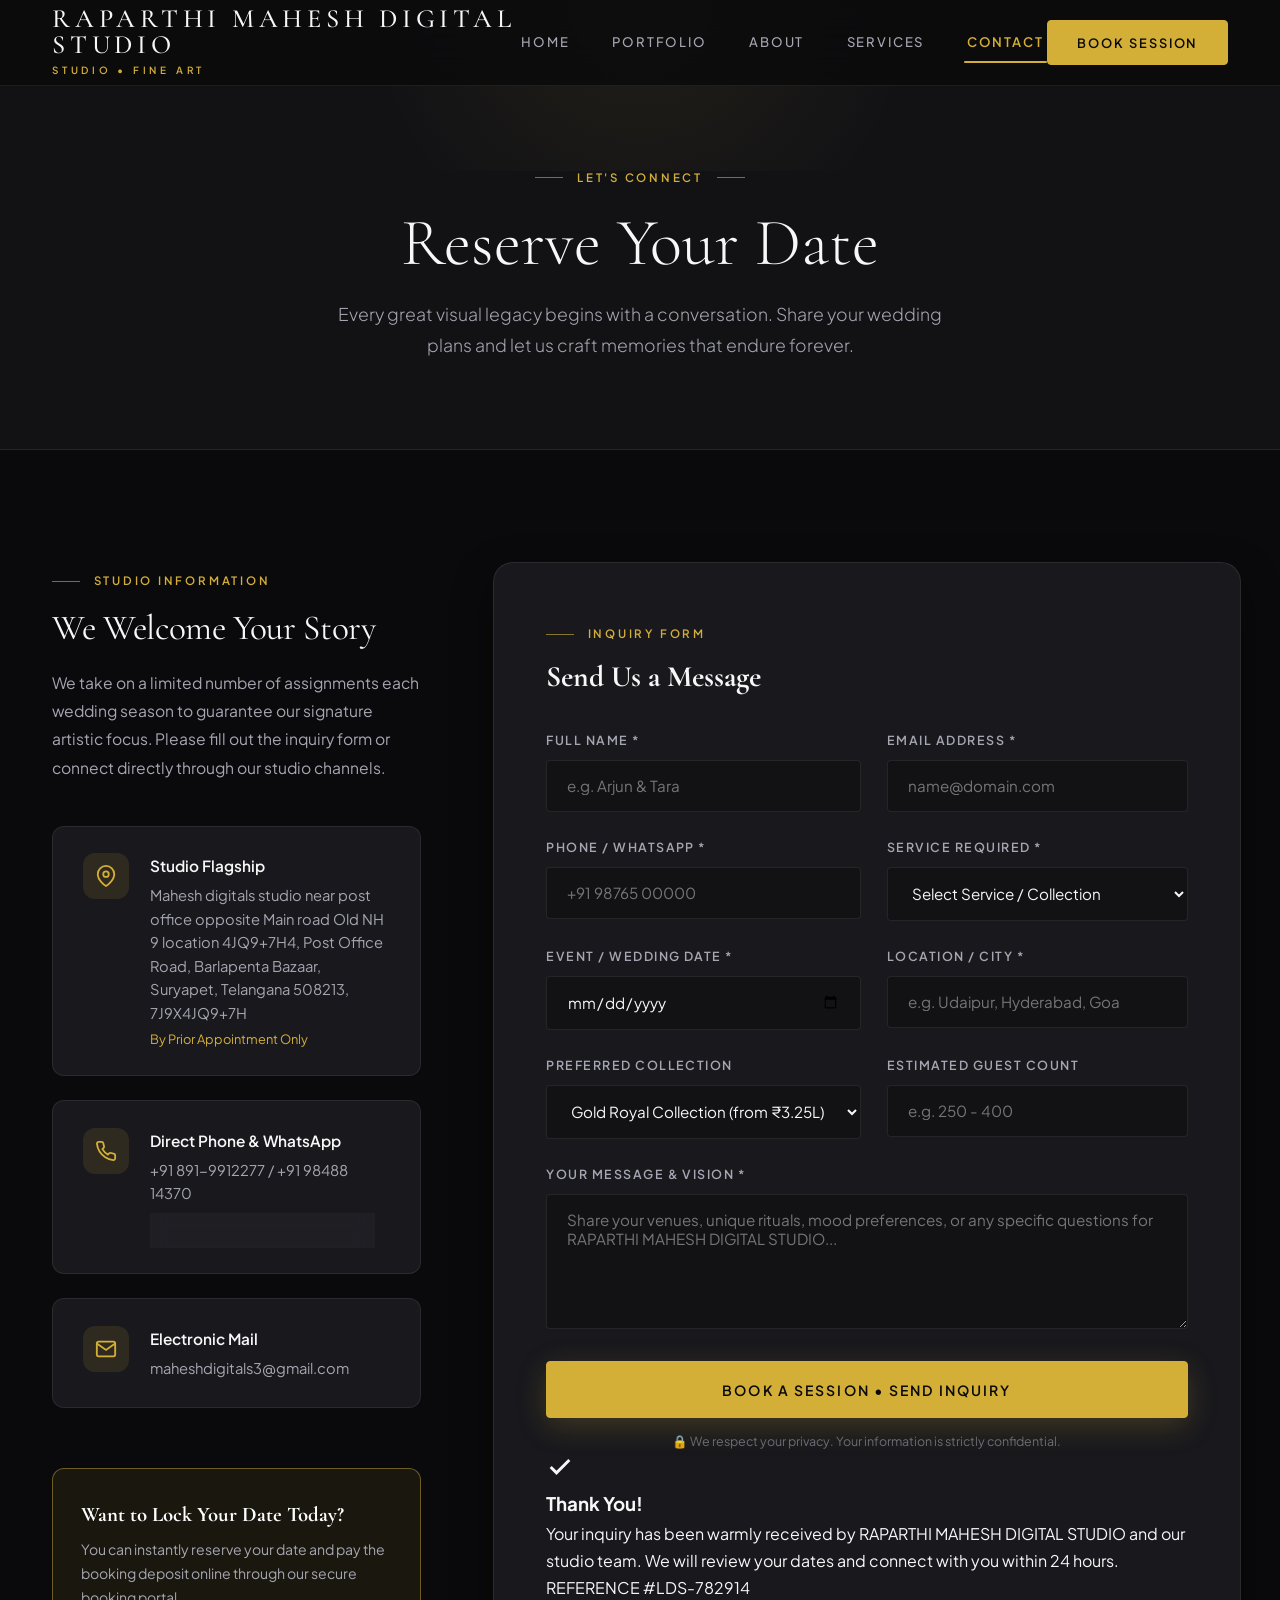
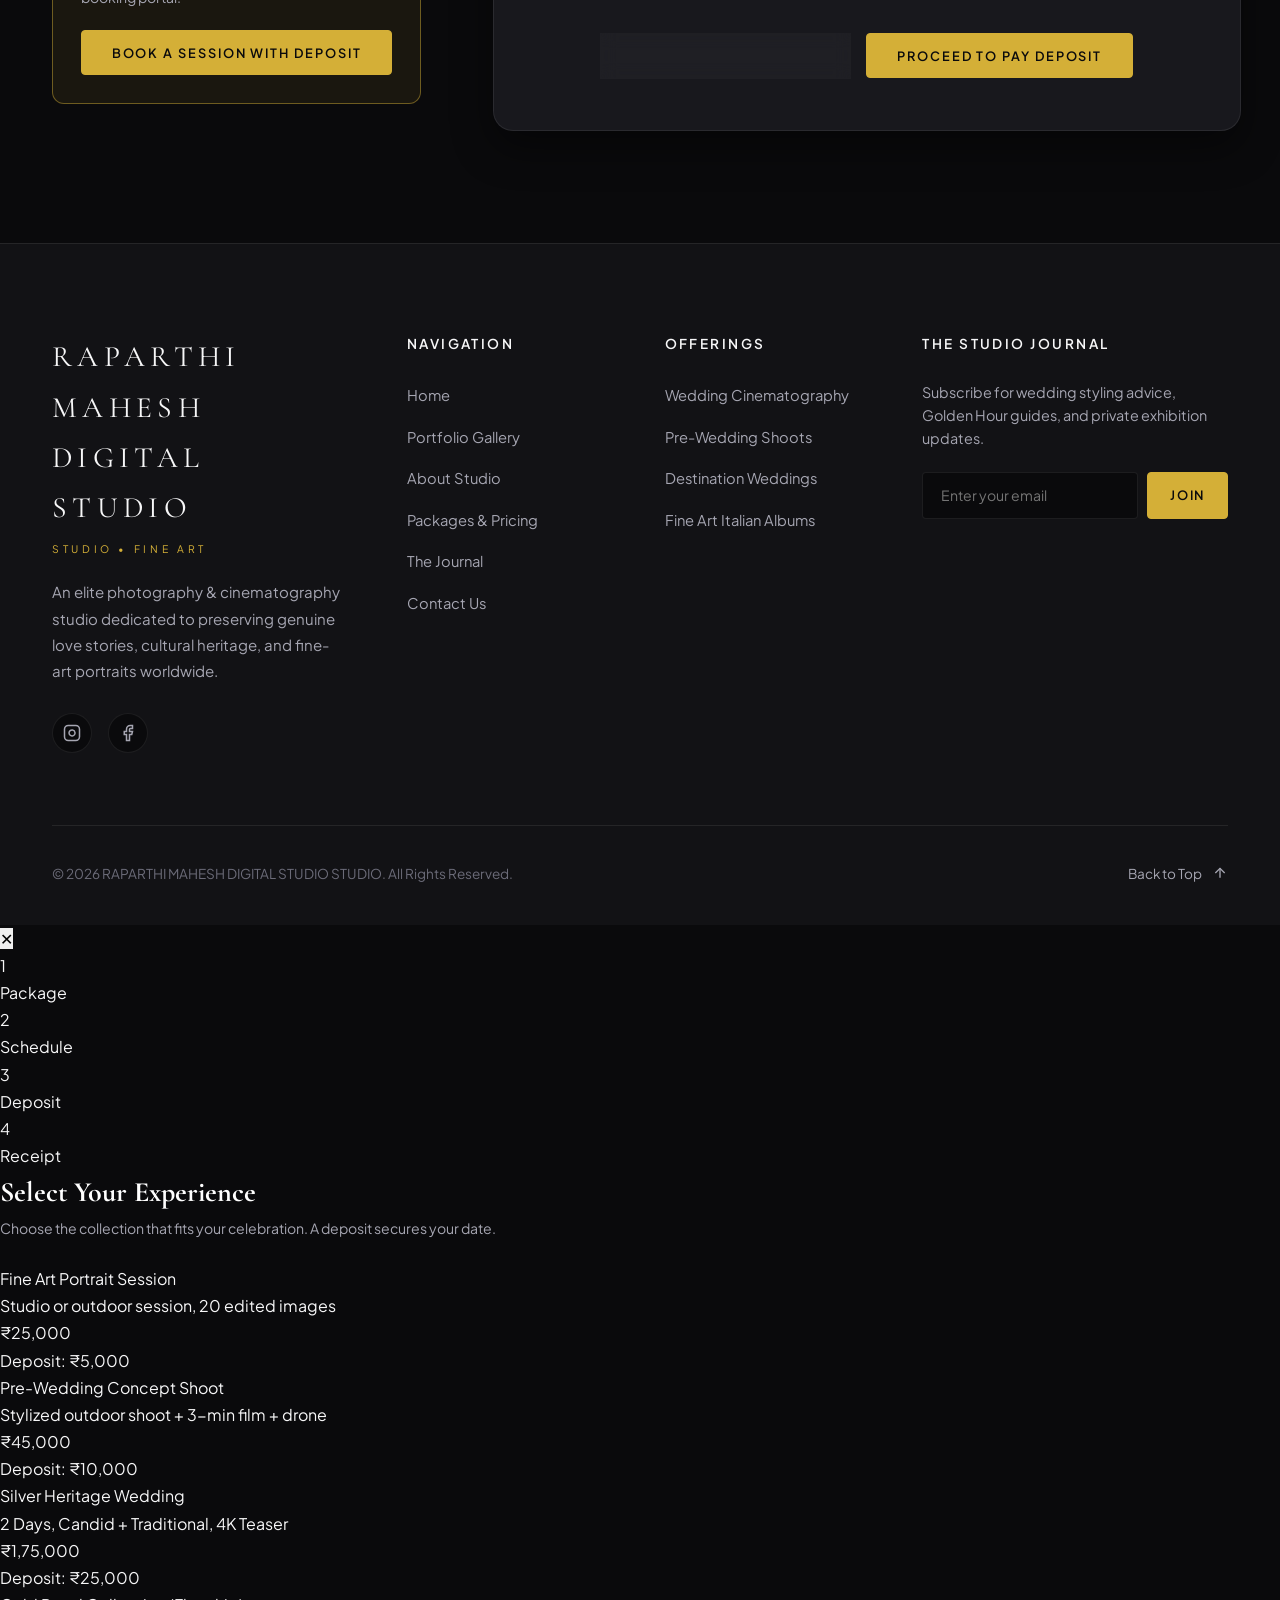
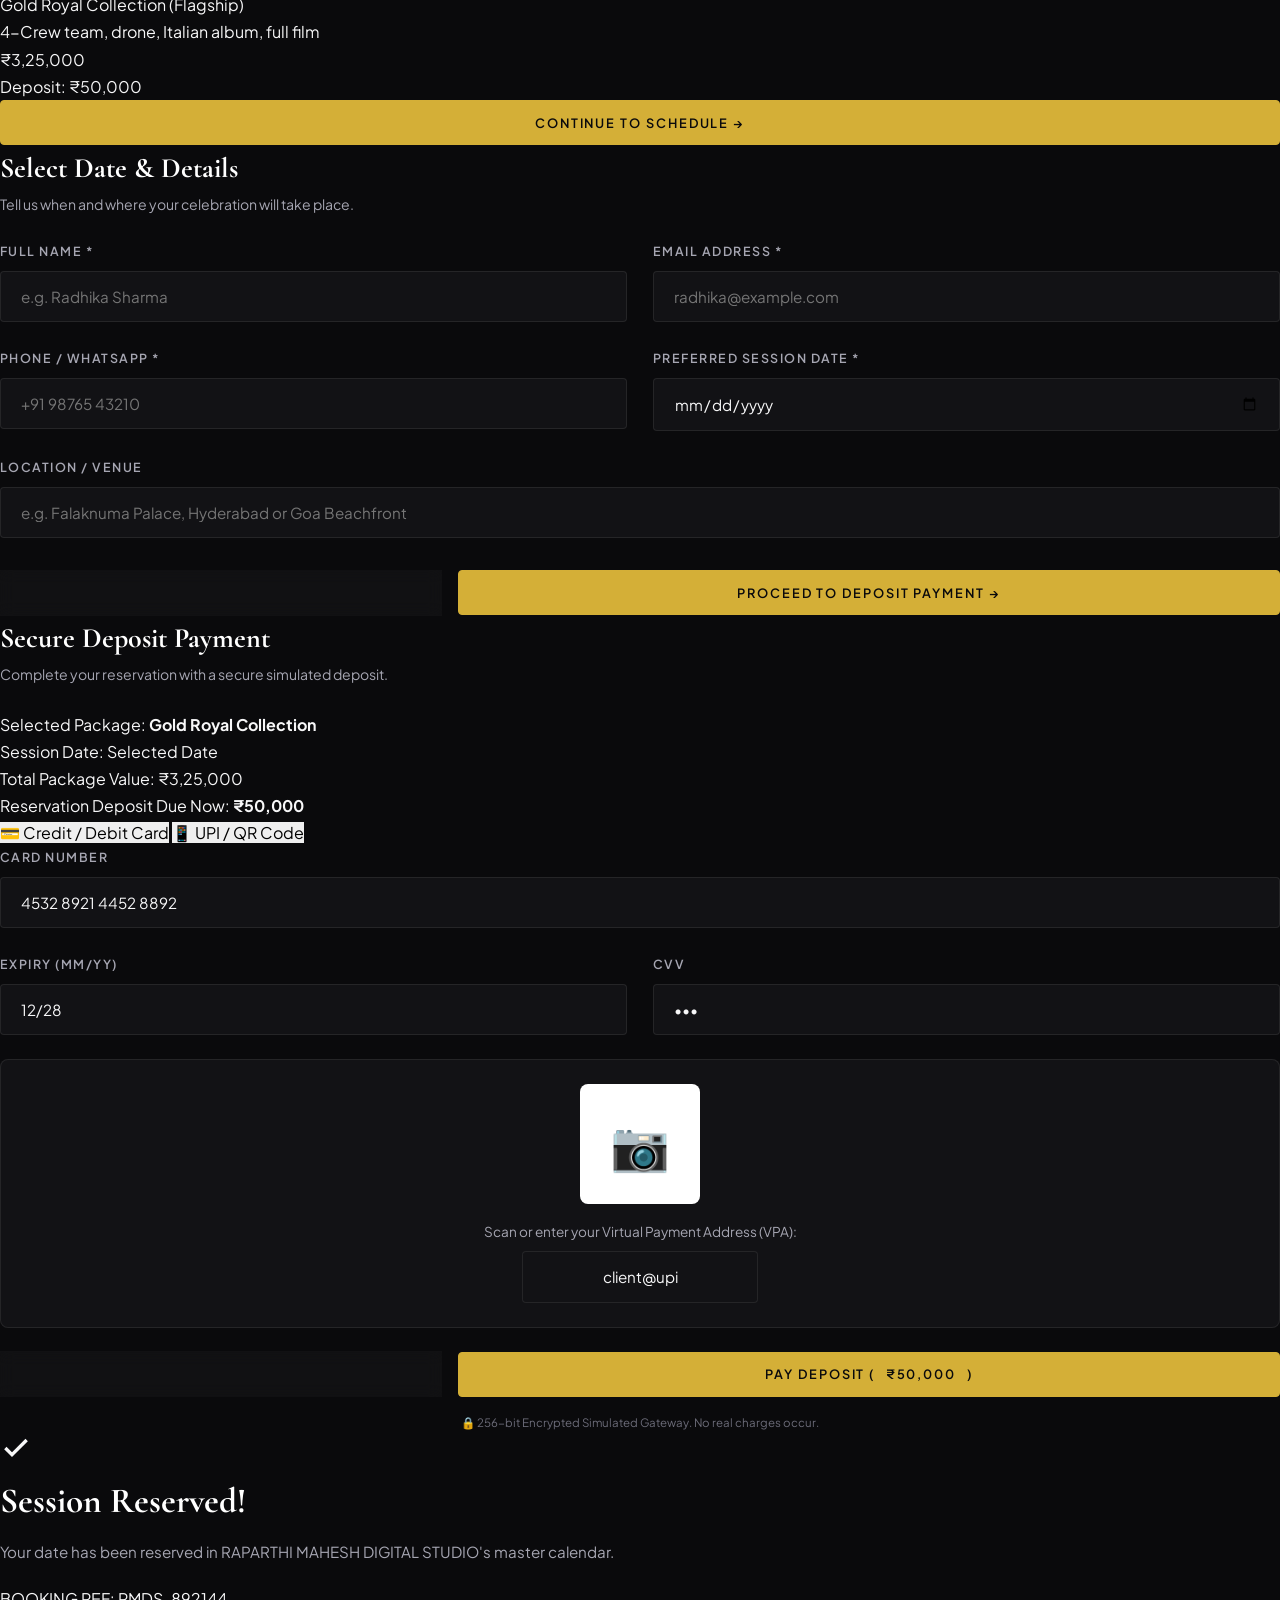
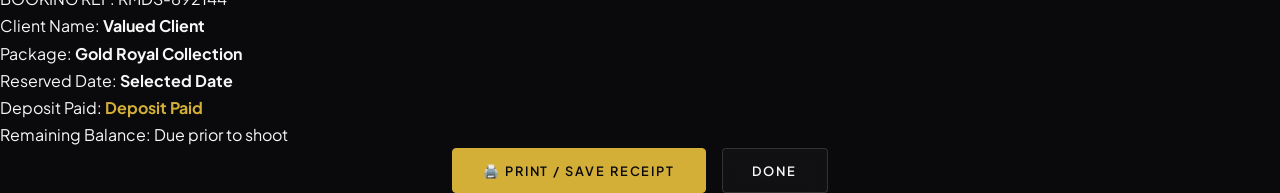
<file: contact.html>
<!DOCTYPE html>
<html lang="en">
<head>
  <meta charset="UTF-8">
  <meta name="viewport" content="width=device-width, initial-scale=1.0">
  <title>Contact & Inquiries | RAPARTHI MAHESH DIGITAL STUDIO STUDIO</title>
  <meta name="description" content="Get in touch with RAPARTHI MAHESH DIGITAL STUDIO Studio for wedding photography bookings, destination inquiries, and studio consultations.">
  <link rel="stylesheet" href="css/style.css">
  <link rel="icon" href="data:image/svg+xml,<svg xmlns=%22http://www.w3.org/2000/svg%22 viewBox=%220 0 100 100%22><text y=%22.9em%22 font-size=%2290%22>📷</text></svg>">
</head>
<body>

  <!-- Site Header Navigation -->
  <header class="site-header">
    <div class="container header-container">
      <a href="index.html" class="brand-logo">
        <span class="brand-title">RAPARTHI MAHESH DIGITAL STUDIO</span>
        <span class="brand-sub">STUDIO • FINE ART</span>
      </a>

      <nav class="nav-links">
        <a href="index.html" class="nav-link">Home</a>
        <a href="portfolio.html" class="nav-link">Portfolio</a>
        <a href="about.html" class="nav-link">About</a>
        <a href="services.html" class="nav-link">Services</a>
        <a href="contact.html" class="nav-link active">Contact</a>
      </nav>

      <div class="header-actions">
        <button class="btn btn-primary open-booking-btn">Book Session</button>
        <button class="mobile-toggle" aria-label="Toggle Navigation Menu">
          <span></span>
          <span></span>
          <span></span>
        </button>
      </div>
    </div>
  </header>

  <!-- Mobile Drawer Menu -->
  <div class="drawer-overlay"></div>
  <aside class="mobile-drawer">
    <div class="brand-logo" style="margin-bottom: 2rem;">
      <span class="brand-title">RAPARTHI MAHESH DIGITAL STUDIO</span>
      <span class="brand-sub">STUDIO</span>
    </div>
    <nav class="mobile-drawer-links">
      <a href="index.html" class="mobile-drawer-link">Home</a>
      <a href="portfolio.html" class="mobile-drawer-link">Portfolio</a>
      <a href="about.html" class="mobile-drawer-link">About Studio</a>
      <a href="services.html" class="mobile-drawer-link">Services & Pricing</a>
      <a href="contact.html" class="mobile-drawer-link active">Contact & Inquiries</a>
    </nav>
    <div class="mobile-drawer-footer">
      <button class="btn btn-primary open-booking-btn" style="width: 100%;">Book a Session</button>
    </div>
  </aside>

  <!-- Page Banner -->
  <header class="page-banner">
    <div class="container">
      <span class="section-tag">Let's Connect</span>
      <h1 class="page-title">Reserve Your Date</h1>
      <p class="page-desc">Every great visual legacy begins with a conversation. Share your wedding plans and let us craft memories that endure forever.</p>
    </div>
  </header>

  <main class="section">
    <div class="container">
      <div class="contact-wrapper">
        <!-- Left Column: Studio Information -->
        <div class="contact-info-panel">
          <div>
            <span class="section-tag no-after">Studio Information</span>
            <h2 class="section-title" style="font-size: 2.2rem;">We Welcome Your Story</h2>
            <p style="color: var(--text-secondary); line-height: 1.8; font-size: 0.98rem;">
              We take on a limited number of assignments each wedding season to guarantee our signature artistic focus. Please fill out the inquiry form or connect directly through our studio channels.
            </p>
          </div>

          <div class="contact-card-list">
            <!-- Studio Address -->
            <div class="contact-info-card">
              <div class="contact-info-icon">
                <svg width="22" height="22" viewBox="0 0 24 24" fill="none" stroke="currentColor" stroke-width="2"><path d="M21 10c0 7-9 13-9 13s-9-6-9-13a9 9 0 0 1 18 0z"></path><circle cx="12" cy="10" r="3"></circle></svg>
              </div>
              <div class="contact-info-text">
                <h4>Studio Flagship</h4>
                <p>Mahesh digitals studio near post office opposite Main road Old NH 9 location 4JQ9+7H4, Post Office Road, Barlapenta Bazaar, Suryapet, Telangana 508213, 7J9X4JQ9+7H</p>
                <p style="color: var(--accent-gold); font-size: 0.8rem; margin-top: 0.2rem;">By Prior Appointment Only</p>
              </div>
            </div>

            <!-- Phone / WhatsApp -->
            <div class="contact-info-card">
              <div class="contact-info-icon">
                <svg width="22" height="22" viewBox="0 0 24 24" fill="none" stroke="currentColor" stroke-width="2"><path d="M22 16.92v3a2 2 0 0 1-2.18 2 19.79 19.79 0 0 1-8.63-3.07 19.5 19.5 0 0 1-6-6 19.79 19.79 0 0 1-3.07-8.67A2 2 0 0 1 4.11 2h3a2 2 0 0 1 2 1.72 12.84 12.84 0 0 0 .7 2.81 2 2 0 0 1-.45 2.11L8.09 9.91a16 16 0 0 0 6 6l1.27-1.27a2 2 0 0 1 2.11-.45 12.84 12.84 0 0 0 2.81.7A2 2 0 0 1 22 16.92z"></path></svg>
              </div>
              <div class="contact-info-text">
                <h4>Direct Phone & WhatsApp</h4>
                <p><a href="tel:+918919912277">+91 891-9912277</a> / <a href="tel:+919848814370">+91 98488 14370</a></p>
                <div style="margin-top: 0.5rem;">
                  <a href="https://wa.me/918919912277?text=Hi%20RAPARTHI%20MAHESH%20DIGITAL%20STUDIO,%20I%20would%20like%20to%20inquire%20about%20photography%20services" target="_blank" class="btn btn-outline" style="padding: 0.4rem 0.9rem; font-size: 0.72rem; display: inline-flex; align-items: center; gap: 0.4rem;">
                    <span>Message on WhatsApp</span>
                    <svg width="14" height="14" viewBox="0 0 24 24" fill="none" stroke="currentColor" stroke-width="2"><path d="M5 12h14"></path><path d="m12 5 7 7-7 7"></path></svg>
                  </a>
                </div>
              </div>
            </div>

            <!-- Email -->
            <div class="contact-info-card">
              <div class="contact-info-icon">
                <svg width="22" height="22" viewBox="0 0 24 24" fill="none" stroke="currentColor" stroke-width="2"><path d="M4 4h16c1.1 0 2 .9 2 2v12c0 1.1-.9 2-2 2H4c-1.1 0-2-.9-2-2V6c0-1.1.9-2 2-2z"></path><polyline points="22,6 12,13 2,6"></polyline></svg>
              </div>
              <div class="contact-info-text">
                <h4>Electronic Mail</h4>
                <p><a href="mailto:maheshdigitals3@gmail.com">maheshdigitals3@gmail.com</a></p>

              </div>
            </div>
          </div>

          <!-- Instant Deposit Booking Callout -->
          <div style="background: rgba(212, 175, 55, 0.08); border: 1px solid var(--border-active); border-radius: var(--radius-md); padding: 1.75rem; margin-top: 1rem;">
            <h4 style="font-family: var(--font-serif); font-size: 1.3rem; color: #FFFFFF; margin-bottom: 0.4rem;">Want to Lock Your Date Today?</h4>
            <p style="font-size: 0.88rem; color: var(--text-secondary); margin-bottom: 1.25rem;">
              You can instantly reserve your date and pay the booking deposit online through our secure booking portal.
            </p>
            <button class="btn btn-primary open-booking-btn" style="width: 100%;">
              Book a Session with Deposit
            </button>
          </div>
        </div>

        <!-- Right Column: Interactive Booking Form with Thank-You State -->
        <div class="contact-form-card">
          <!-- Active Form -->
          <div id="contactFormContainer">
            <span class="section-tag no-after" style="margin-bottom: 0.5rem;">Inquiry Form</span>
            <h3 style="font-family: var(--font-serif); font-size: 1.85rem; margin-bottom: 1.75rem; color: var(--text-primary);">Send Us a Message</h3>

            <form id="bookingForm">
              <div class="form-grid">
                <!-- Name -->
                <div class="form-group">
                  <label for="clientName" class="form-label">Full Name *</label>
                  <input type="text" id="clientName" required placeholder="e.g. Arjun & Tara" class="form-control">
                </div>

                <!-- Email -->
                <div class="form-group">
                  <label for="clientEmail" class="form-label">Email Address *</label>
                  <input type="email" id="clientEmail" required placeholder="name@domain.com" class="form-control">
                </div>

                <!-- Phone -->
                <div class="form-group">
                  <label for="clientPhone" class="form-label">Phone / WhatsApp *</label>
                  <input type="tel" id="clientPhone" required placeholder="+91 98765 00000" class="form-control">
                </div>

                <!-- Service Type -->
                <div class="form-group">
                  <label for="serviceType" class="form-label">Service Required *</label>
                  <select id="serviceType" required class="form-control">
                    <option value="" disabled selected>Select Service / Collection</option>
                    <option value="wedding">Grand Wedding Cinematography</option>
                    <option value="prewedding">Pre-Wedding Concept Shoot</option>
                    <option value="destination">Destination Wedding (Multi-Day)</option>
                    <option value="portraits">Fine Art Studio Portraiture</option>
                    <option value="commercial">Commercial / Brand Editorial</option>
                  </select>
                </div>

                <!-- Event Date -->
                <div class="form-group">
                  <label for="eventDate" class="form-label">Event / Wedding Date *</label>
                  <input type="date" id="eventDate" required class="form-control">
                </div>

                <!-- City / Destination -->
                <div class="form-group">
                  <label for="eventCity" class="form-label">Location / City *</label>
                  <input type="text" id="eventCity" required placeholder="e.g. Udaipur, Hyderabad, Goa" class="form-control">
                </div>

                <!-- Budget Range / Collection -->
                <div class="form-group">
                  <label for="packageBudget" class="form-label">Preferred Collection</label>
                  <select id="packageBudget" class="form-control">
                    <option value="silver">Silver Heritage (from ₹1.75L)</option>
                    <option value="gold" selected>Gold Royal Collection (from ₹3.25L)</option>
                    <option value="imperial">Imperial Signature (from ₹5.50L)</option>
                    <option value="bespoke">Bespoke Custom Proposal</option>
                  </select>
                </div>

                <!-- Guest Count -->
                <div class="form-group">
                  <label for="guestCount" class="form-label">Estimated Guest Count</label>
                  <input type="text" id="guestCount" placeholder="e.g. 250 - 400" class="form-control">
                </div>

                <!-- Message (Required) -->
                <div class="form-group full-width">
                  <label for="clientNotes" class="form-label">Your Message & Vision *</label>
                  <textarea id="clientNotes" rows="4" required placeholder="Share your venues, unique rituals, mood preferences, or any specific questions for RAPARTHI MAHESH DIGITAL STUDIO..." class="form-control"></textarea>
                </div>
              </div>

              <div style="margin-top: 2rem;">
                <button type="submit" class="btn btn-primary" style="width: 100%; padding: 1.15rem; font-size: 0.88rem; box-shadow: var(--shadow-gold);">
                  Book a Session • Send Inquiry
                </button>
                <p style="font-size: 0.78rem; color: var(--text-muted); text-align: center; margin-top: 0.85rem;">
                  🔒 We respect your privacy. Your information is strictly confidential.
                </p>
              </div>
            </form>
          </div>

          <!-- Thank-You Confirmation Message Card (Shown upon submission) -->
          <div class="contact-thankyou-card" id="contactThankYou">
            <div class="thankyou-icon">
              <svg width="28" height="28" viewBox="0 0 24 24" fill="none" stroke="currentColor" stroke-width="2.5"><polyline points="20 6 9 17 4 12"></polyline></svg>
            </div>
            <h3 class="thankyou-title">Thank You!</h3>
            <p class="thankyou-desc">
              Your inquiry has been warmly received by RAPARTHI MAHESH DIGITAL STUDIO and our studio team. We will review your dates and connect with you within 24 hours.
            </p>
            <div style="margin-bottom: 2rem;">
              <span class="thankyou-ref" id="thankyouRefCode">REFERENCE #LDS-782914</span>
            </div>
            <div style="display: flex; gap: 1rem; justify-content: center; flex-wrap: wrap;">
              <button class="btn btn-outline" id="resetContactFormBtn">Send Another Inquiry</button>
              <button class="btn btn-primary open-booking-btn">Proceed to Pay Deposit</button>
            </div>
          </div>
        </div>
      </div>
    </div>
  </main>

  <!-- Site Footer -->
  <footer class="site-footer">
    <div class="container">
      <div class="footer-top">
        <div class="footer-brand">
          <div class="brand-title">RAPARTHI MAHESH DIGITAL STUDIO</div>
          <div class="brand-sub">STUDIO • FINE ART</div>
          <p>An elite photography & cinematography studio dedicated to preserving genuine love stories, cultural heritage, and fine-art portraits worldwide.</p>
          <div class="footer-socials">
            <a href="https://www.instagram.com/raparthi.mahesh.71?xtok=MTZjeWw1MXpyNGlpcQ%3D%3D&amp;utm_source=qr" class="social-icon" target="_blank" aria-label="Instagram">
              <svg width="18" height="18" viewBox="0 0 24 24" fill="none" stroke="currentColor" stroke-width="2"><rect x="2" y="2" width="20" height="20" rx="5" ry="5"></rect><path d="M16 11.37A4 4 0 1 1 12.63 8 4 4 0 0 1 16 11.37z"></path><line x1="17.5" y1="6.5" x2="17.51" y2="6.5"></line></svg>
            </a>
            <a href="https://www.facebook.com/share/1G7ixeo6xY/?mibextid=wwXIfr" class="social-icon" target="_blank" aria-label="Facebook">
              <svg width="18" height="18" viewBox="0 0 24 24" fill="none" stroke="currentColor" stroke-width="2"><path d="M18 2h-3a5 5 0 0 0-5 5v3H7v4h3v8h4v-8h3l1-4h-4V7a1 1 0 0 1 1-1h3z"></path></svg>
            </a>
          </div>
        </div>

        <div>
          <h4 class="footer-title">Navigation</h4>
          <ul class="footer-links">
            <li><a href="index.html">Home</a></li>
            <li><a href="portfolio.html">Portfolio Gallery</a></li>
            <li><a href="about.html">About Studio</a></li>
            <li><a href="services.html">Packages & Pricing</a></li>
            <li><a href="blog.html">The Journal</a></li>
            <li><a href="contact.html">Contact Us</a></li>
          </ul>
        </div>

        <div>
          <h4 class="footer-title">Offerings</h4>
          <ul class="footer-links">
            <li><a href="services.html">Wedding Cinematography</a></li>
            <li><a href="services.html">Pre-Wedding Shoots</a></li>
            <li><a href="services.html">Destination Weddings</a></li>
            <li><a href="services.html">Fine Art Italian Albums</a></li>
          </ul>
        </div>

        <div class="footer-newsletter">
          <h4 class="footer-title">The Studio Journal</h4>
          <p>Subscribe for wedding styling advice, Golden Hour guides, and private exhibition updates.</p>
          <form id="newsletterForm" class="newsletter-form">
            <input type="email" placeholder="Enter your email" required class="newsletter-input">
            <button type="submit" class="btn btn-primary" style="padding: 0.85rem 1.35rem;">Join</button>
          </form>
        </div>
      </div>

      <div class="footer-bottom">
        <p>© 2026 RAPARTHI MAHESH DIGITAL STUDIO STUDIO. All Rights Reserved.</p>
        <div class="back-to-top">
          <span>Back to Top</span>
          <svg width="16" height="16" viewBox="0 0 24 24" fill="none" stroke="currentColor" stroke-width="2"><line x1="12" y1="19" x2="12" y2="5"></line><polyline points="5 12 12 5 19 12"></polyline></svg>
        </div>
      </div>
    </div>
  </footer>

  <script src="js/main.js"></script>
</body>
</html>
</file>
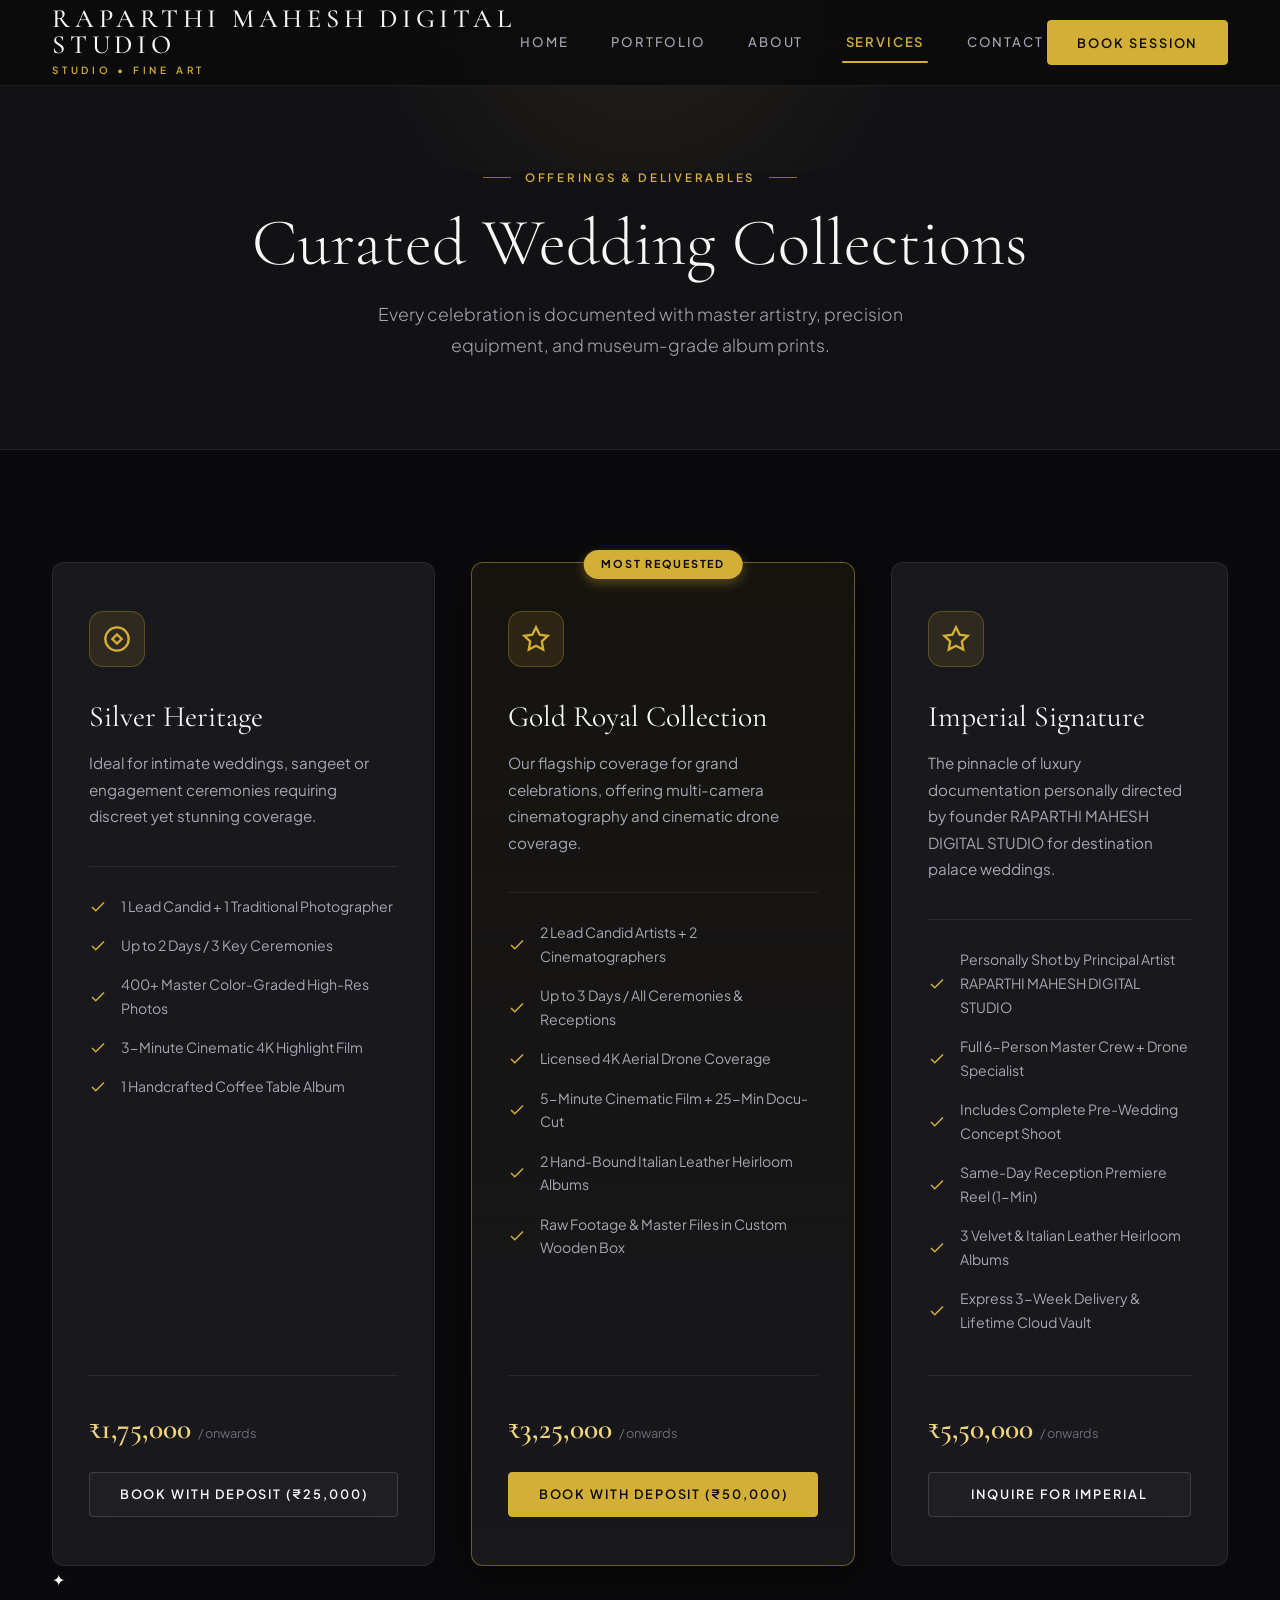
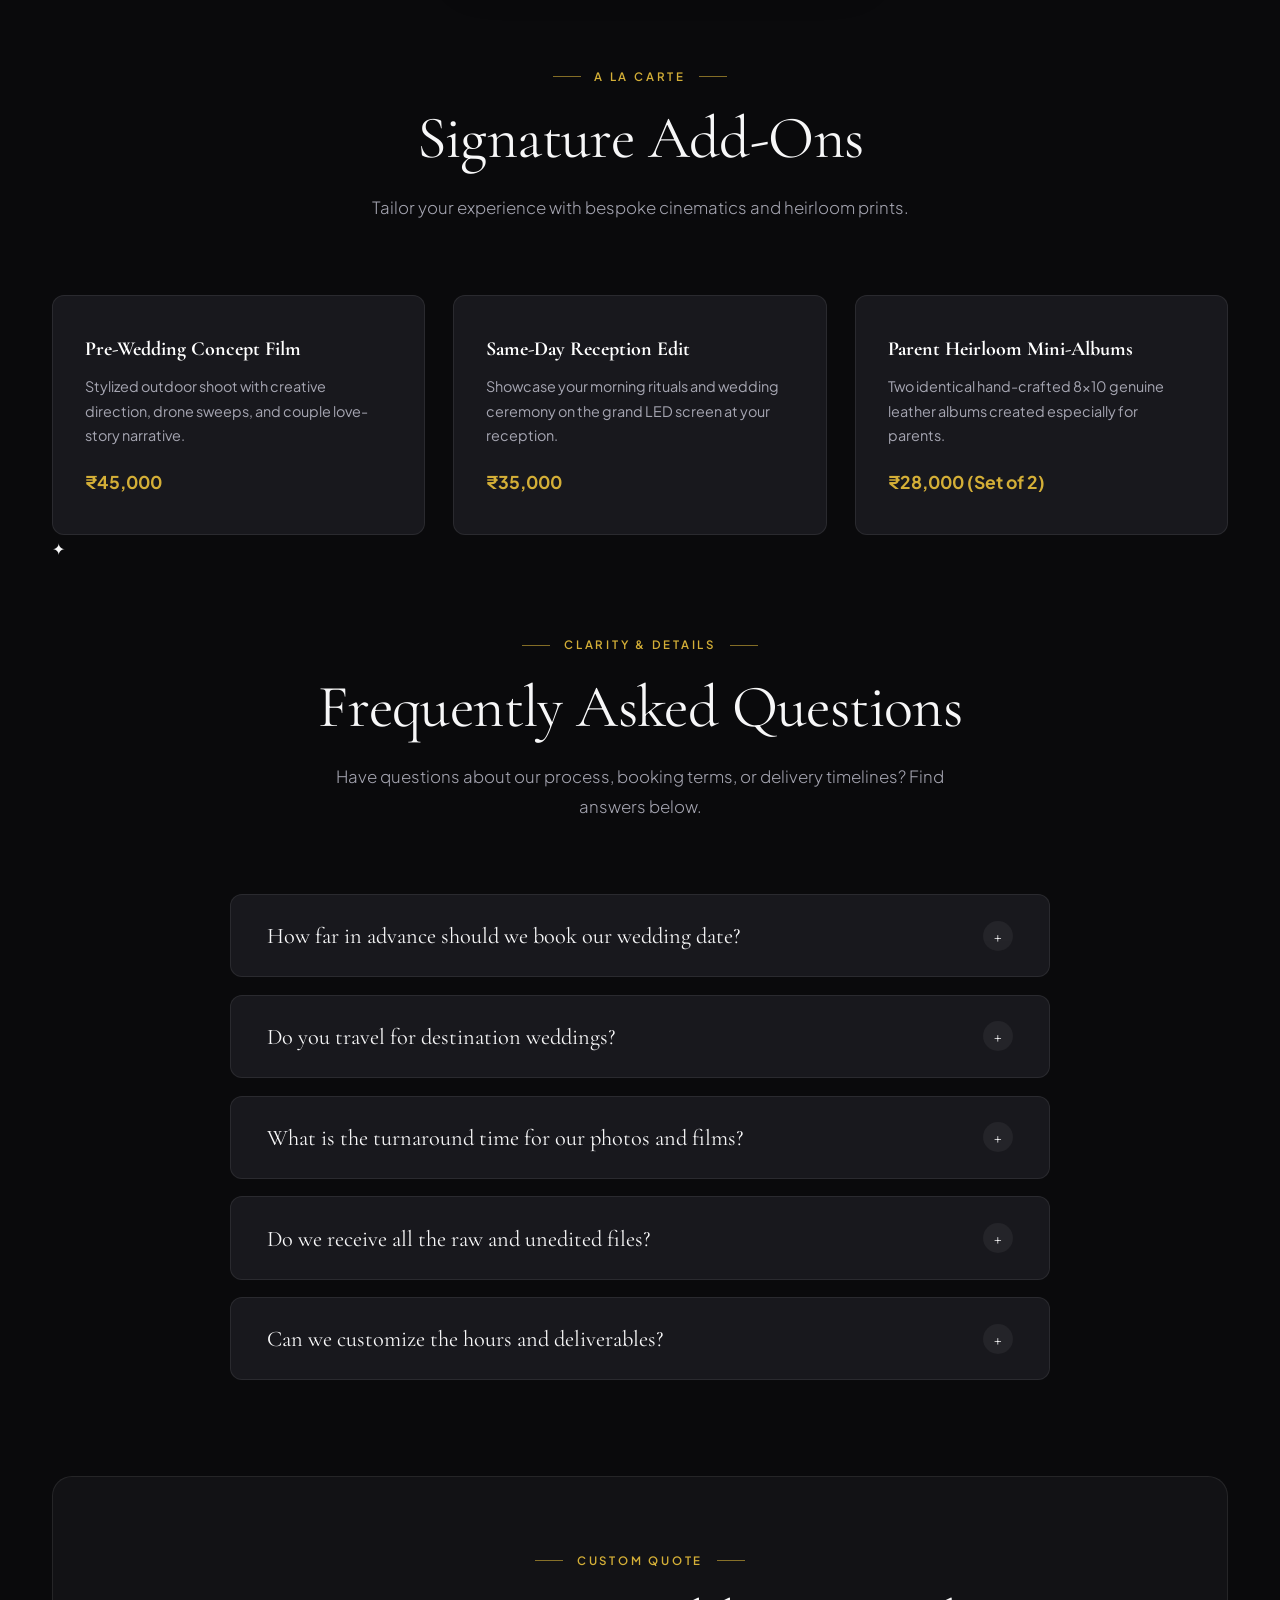
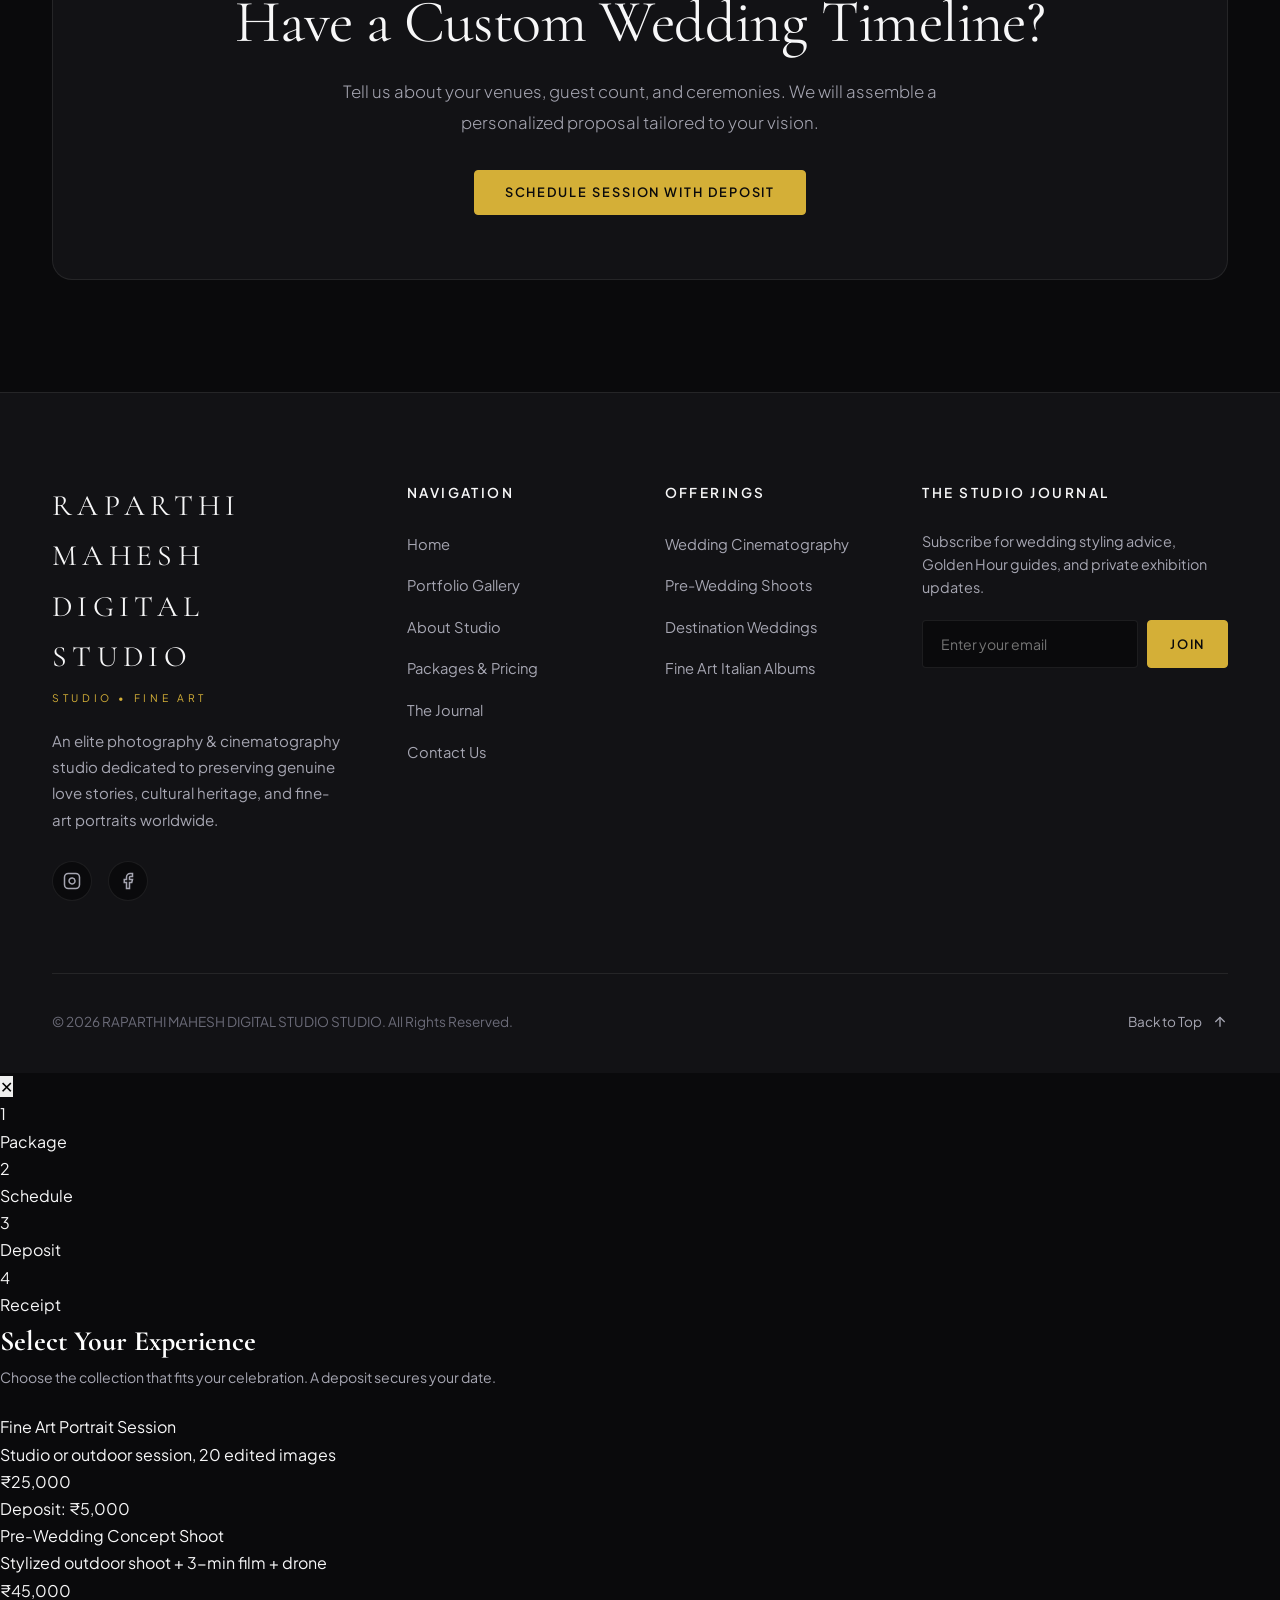
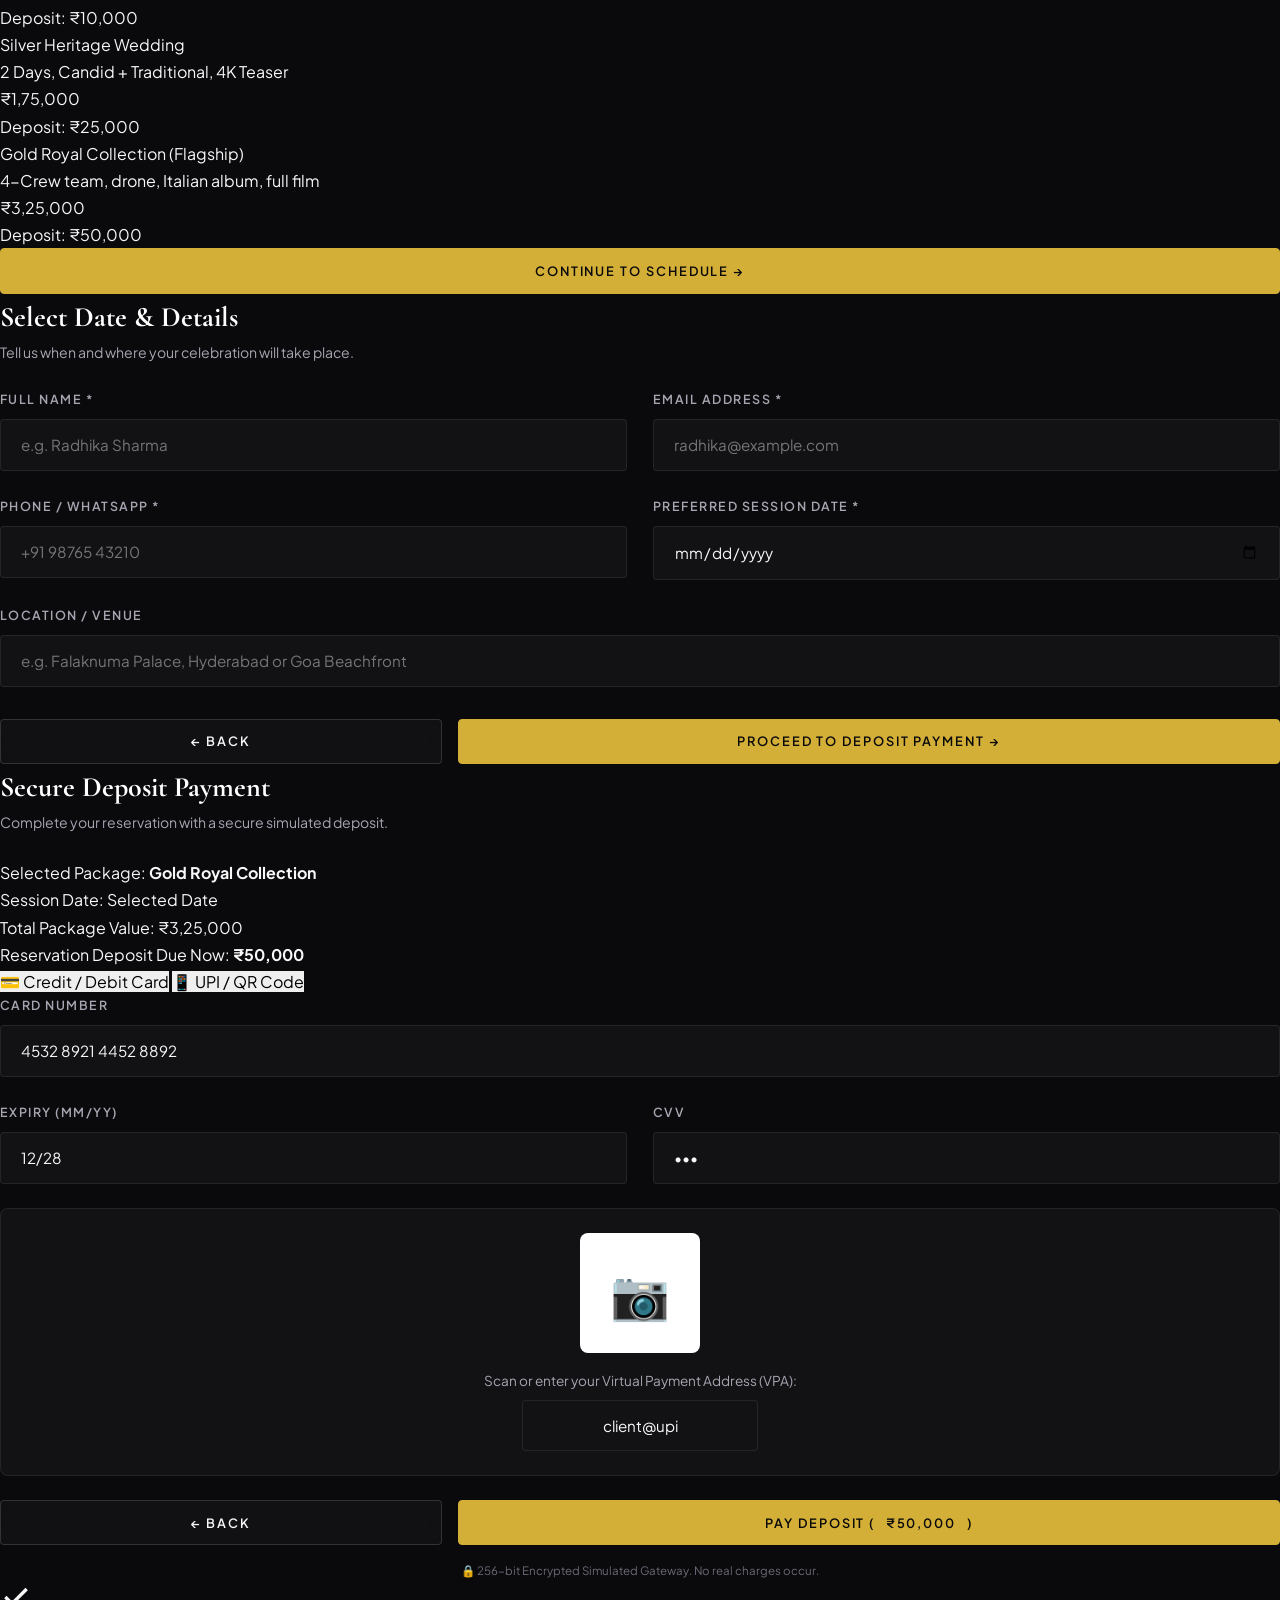
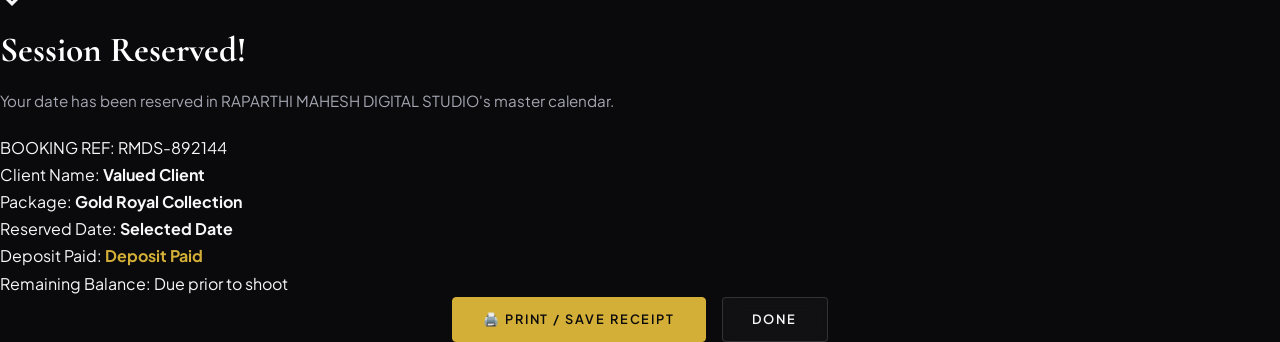
<file: services.html>
<!DOCTYPE html>
<html lang="en">
<head>
  <meta charset="UTF-8">
  <meta name="viewport" content="width=device-width, initial-scale=1.0">
  <title>Services & Collections | RAPARTHI MAHESH DIGITAL STUDIO STUDIO</title>
  <meta name="description" content="Explore wedding photography packages, pre-wedding films, and editorial portrait collections by RAPARTHI MAHESH DIGITAL STUDIO Studio. Transparent deliverables and bespoke options.">
  <link rel="stylesheet" href="css/style.css">
  <link rel="icon" href="data:image/svg+xml,<svg xmlns=%22http://www.w3.org/2000/svg%22 viewBox=%220 0 100 100%22><text y=%22.9em%22 font-size=%2290%22>📷</text></svg>">
</head>
<body>

  <!-- Site Header Navigation -->
  <header class="site-header">
    <div class="container header-container">
      <a href="index.html" class="brand-logo">
        <span class="brand-title">RAPARTHI MAHESH DIGITAL STUDIO</span>
        <span class="brand-sub">STUDIO • FINE ART</span>
      </a>

      <nav class="nav-links">
        <a href="index.html" class="nav-link">Home</a>
        <a href="portfolio.html" class="nav-link">Portfolio</a>
        <a href="about.html" class="nav-link">About</a>
        <a href="services.html" class="nav-link active">Services</a>
        <a href="contact.html" class="nav-link">Contact</a>
      </nav>

      <div class="header-actions">
        <button class="btn btn-primary open-booking-btn">Book Session</button>
        <button class="mobile-toggle" aria-label="Toggle Navigation Menu">
          <span></span>
          <span></span>
          <span></span>
        </button>
      </div>
    </div>
  </header>

  <!-- Mobile Drawer Menu -->
  <div class="drawer-overlay"></div>
  <aside class="mobile-drawer">
    <div class="brand-logo" style="margin-bottom: 2rem;">
      <span class="brand-title">RAPARTHI MAHESH DIGITAL STUDIO</span>
      <span class="brand-sub">STUDIO</span>
    </div>
    <nav class="mobile-drawer-links">
      <a href="index.html" class="mobile-drawer-link">Home</a>
      <a href="portfolio.html" class="mobile-drawer-link">Portfolio</a>
      <a href="about.html" class="mobile-drawer-link">About Studio</a>
      <a href="services.html" class="mobile-drawer-link active">Services & Pricing</a>
      <a href="contact.html" class="mobile-drawer-link">Contact & Inquiries</a>
    </nav>
    <div class="mobile-drawer-footer">
      <button class="btn btn-primary open-booking-btn" style="width: 100%;">Book a Session</button>
    </div>
  </aside>

  <!-- Page Banner -->
  <header class="page-banner">
    <div class="container">
      <span class="section-tag">Offerings & Deliverables</span>
      <h1 class="page-title">Curated Wedding Collections</h1>
      <p class="page-desc">Every celebration is documented with master artistry, precision equipment, and museum-grade album prints.</p>
    </div>
  </header>

  <main class="section">
    <div class="container">
      <!-- Pricing Packages Grid -->
      <div class="services-grid">
        <!-- Package 1: Silver -->
        <div class="service-card">
          <div>
            <div class="service-icon">
              <svg width="28" height="28" viewBox="0 0 24 24" fill="none" stroke="currentColor" stroke-width="2"><circle cx="12" cy="12" r="10"></circle><polygon points="12 8 8 12 12 16 16 12 12 8"></polygon></svg>
            </div>
            <h3 class="service-title">Silver Heritage</h3>
            <p class="service-desc">Ideal for intimate weddings, sangeet or engagement ceremonies requiring discreet yet stunning coverage.</p>
            
            <div class="service-features">
              <div class="service-feature">
                <svg width="18" height="18" viewBox="0 0 24 24" fill="none" stroke="currentColor" stroke-width="2"><polyline points="20 6 9 17 4 12"></polyline></svg>
                <span>1 Lead Candid + 1 Traditional Photographer</span>
              </div>
              <div class="service-feature">
                <svg width="18" height="18" viewBox="0 0 24 24" fill="none" stroke="currentColor" stroke-width="2"><polyline points="20 6 9 17 4 12"></polyline></svg>
                <span>Up to 2 Days / 3 Key Ceremonies</span>
              </div>
              <div class="service-feature">
                <svg width="18" height="18" viewBox="0 0 24 24" fill="none" stroke="currentColor" stroke-width="2"><polyline points="20 6 9 17 4 12"></polyline></svg>
                <span>400+ Master Color-Graded High-Res Photos</span>
              </div>
              <div class="service-feature">
                <svg width="18" height="18" viewBox="0 0 24 24" fill="none" stroke="currentColor" stroke-width="2"><polyline points="20 6 9 17 4 12"></polyline></svg>
                <span>3-Minute Cinematic 4K Highlight Film</span>
              </div>
              <div class="service-feature">
                <svg width="18" height="18" viewBox="0 0 24 24" fill="none" stroke="currentColor" stroke-width="2"><polyline points="20 6 9 17 4 12"></polyline></svg>
                <span>1 Handcrafted Coffee Table Album</span>
              </div>
            </div>
          </div>

          <div class="service-price-block">
            <div class="service-price">₹1,75,000 <span>/ onwards</span></div>
            <button class="btn btn-outline open-booking-btn" data-preset="silver" style="width: 100%;">Book with Deposit (₹25,000)</button>
          </div>
        </div>

        <!-- Package 2: Gold Royal (Most Popular) -->
        <div class="service-card popular">
          <span class="popular-badge">Most Requested</span>
          <div>
            <div class="service-icon">
              <svg width="28" height="28" viewBox="0 0 24 24" fill="none" stroke="currentColor" stroke-width="2"><path d="M12 2l3.09 6.26L22 9.27l-5 4.87 1.18 6.88L12 17.77l-6.18 3.25L7 14.14 2 9.27l6.91-1.01L12 2z"></path></svg>
            </div>
            <h3 class="service-title">Gold Royal Collection</h3>
            <p class="service-desc">Our flagship coverage for grand celebrations, offering multi-camera cinematography and cinematic drone coverage.</p>
            
            <div class="service-features">
              <div class="service-feature">
                <svg width="18" height="18" viewBox="0 0 24 24" fill="none" stroke="currentColor" stroke-width="2"><polyline points="20 6 9 17 4 12"></polyline></svg>
                <span>2 Lead Candid Artists + 2 Cinematographers</span>
              </div>
              <div class="service-feature">
                <svg width="18" height="18" viewBox="0 0 24 24" fill="none" stroke="currentColor" stroke-width="2"><polyline points="20 6 9 17 4 12"></polyline></svg>
                <span>Up to 3 Days / All Ceremonies & Receptions</span>
              </div>
              <div class="service-feature">
                <svg width="18" height="18" viewBox="0 0 24 24" fill="none" stroke="currentColor" stroke-width="2"><polyline points="20 6 9 17 4 12"></polyline></svg>
                <span>Licensed 4K Aerial Drone Coverage</span>
              </div>
              <div class="service-feature">
                <svg width="18" height="18" viewBox="0 0 24 24" fill="none" stroke="currentColor" stroke-width="2"><polyline points="20 6 9 17 4 12"></polyline></svg>
                <span>5-Minute Cinematic Film + 25-Min Docu-Cut</span>
              </div>
              <div class="service-feature">
                <svg width="18" height="18" viewBox="0 0 24 24" fill="none" stroke="currentColor" stroke-width="2"><polyline points="20 6 9 17 4 12"></polyline></svg>
                <span>2 Hand-Bound Italian Leather Heirloom Albums</span>
              </div>
              <div class="service-feature">
                <svg width="18" height="18" viewBox="0 0 24 24" fill="none" stroke="currentColor" stroke-width="2"><polyline points="20 6 9 17 4 12"></polyline></svg>
                <span>Raw Footage & Master Files in Custom Wooden Box</span>
              </div>
            </div>
          </div>

          <div class="service-price-block">
            <div class="service-price">₹3,25,000 <span>/ onwards</span></div>
            <button class="btn btn-primary open-booking-btn" data-preset="gold" style="width: 100%;">Book with Deposit (₹50,000)</button>
          </div>
        </div>

        <!-- Package 3: Imperial Signature -->
        <div class="service-card">
          <div>
            <div class="service-icon">
              <svg width="28" height="28" viewBox="0 0 24 24" fill="none" stroke="currentColor" stroke-width="2"><polygon points="12 2 15.09 8.26 22 9.27 17 14.14 18.18 21.02 12 17.77 5.82 21.02 7 14.14 2 9.27 8.91 8.26 12 2"></polygon></svg>
            </div>
            <h3 class="service-title">Imperial Signature</h3>
            <p class="service-desc">The pinnacle of luxury documentation personally directed by founder RAPARTHI MAHESH DIGITAL STUDIO for destination palace weddings.</p>
            
            <div class="service-features">
              <div class="service-feature">
                <svg width="18" height="18" viewBox="0 0 24 24" fill="none" stroke="currentColor" stroke-width="2"><polyline points="20 6 9 17 4 12"></polyline></svg>
                <span>Personally Shot by Principal Artist RAPARTHI MAHESH DIGITAL STUDIO</span>
              </div>
              <div class="service-feature">
                <svg width="18" height="18" viewBox="0 0 24 24" fill="none" stroke="currentColor" stroke-width="2"><polyline points="20 6 9 17 4 12"></polyline></svg>
                <span>Full 6-Person Master Crew + Drone Specialist</span>
              </div>
              <div class="service-feature">
                <svg width="18" height="18" viewBox="0 0 24 24" fill="none" stroke="currentColor" stroke-width="2"><polyline points="20 6 9 17 4 12"></polyline></svg>
                <span>Includes Complete Pre-Wedding Concept Shoot</span>
              </div>
              <div class="service-feature">
                <svg width="18" height="18" viewBox="0 0 24 24" fill="none" stroke="currentColor" stroke-width="2"><polyline points="20 6 9 17 4 12"></polyline></svg>
                <span>Same-Day Reception Premiere Reel (1-Min)</span>
              </div>
              <div class="service-feature">
                <svg width="18" height="18" viewBox="0 0 24 24" fill="none" stroke="currentColor" stroke-width="2"><polyline points="20 6 9 17 4 12"></polyline></svg>
                <span>3 Velvet & Italian Leather Heirloom Albums</span>
              </div>
              <div class="service-feature">
                <svg width="18" height="18" viewBox="0 0 24 24" fill="none" stroke="currentColor" stroke-width="2"><polyline points="20 6 9 17 4 12"></polyline></svg>
                <span>Express 3-Week Delivery & Lifetime Cloud Vault</span>
              </div>
            </div>
          </div>

          <div class="service-price-block">
            <div class="service-price">₹5,50,000 <span>/ onwards</span></div>
            <button class="btn btn-outline open-booking-btn" data-preset="gold" style="width: 100%;">Inquire for Imperial</button>
          </div>
        </div>
      </div>

      <!-- Visual Divider -->
      <div class="divider-gold">
        <span class="divider-gold-icon">✦</span>
      </div>

      <!-- Add-on Services Section -->
      <section style="margin-top: 4rem;">
        <div class="section-header">
          <span class="section-tag">A La Carte</span>
          <h2 class="section-title">Signature Add-Ons</h2>
          <p class="section-desc">Tailor your experience with bespoke cinematics and heirloom prints.</p>
        </div>

        <div style="display: grid; grid-template-columns: repeat(auto-fit, minmax(280px, 1fr)); gap: 1.75rem;">
          <div style="background: var(--bg-card); padding: 2.25rem 2rem; border-radius: var(--radius-md); border: 1px solid var(--border-subtle); display: flex; flex-direction: column; justify-content: space-between;">
            <div>
              <h4 style="font-size: 1.25rem; font-family: var(--font-serif); margin-bottom: 0.5rem; color: #FFFFFF;">Pre-Wedding Concept Film</h4>
              <p style="color: var(--text-secondary); font-size: 0.9rem; line-height: 1.7; margin-bottom: 1.25rem;">Stylized outdoor shoot with creative direction, drone sweeps, and couple love-story narrative.</p>
            </div>
            <span style="color: var(--accent-gold); font-weight: 700; font-size: 1.1rem;">₹45,000</span>
          </div>

          <div style="background: var(--bg-card); padding: 2.25rem 2rem; border-radius: var(--radius-md); border: 1px solid var(--border-subtle); display: flex; flex-direction: column; justify-content: space-between;">
            <div>
              <h4 style="font-size: 1.25rem; font-family: var(--font-serif); margin-bottom: 0.5rem; color: #FFFFFF;">Same-Day Reception Edit</h4>
              <p style="color: var(--text-secondary); font-size: 0.9rem; line-height: 1.7; margin-bottom: 1.25rem;">Showcase your morning rituals and wedding ceremony on the grand LED screen at your reception.</p>
            </div>
            <span style="color: var(--accent-gold); font-weight: 700; font-size: 1.1rem;">₹35,000</span>
          </div>

          <div style="background: var(--bg-card); padding: 2.25rem 2rem; border-radius: var(--radius-md); border: 1px solid var(--border-subtle); display: flex; flex-direction: column; justify-content: space-between;">
            <div>
              <h4 style="font-size: 1.25rem; font-family: var(--font-serif); margin-bottom: 0.5rem; color: #FFFFFF;">Parent Heirloom Mini-Albums</h4>
              <p style="color: var(--text-secondary); font-size: 0.9rem; line-height: 1.7; margin-bottom: 1.25rem;">Two identical hand-crafted 8x10 genuine leather albums created especially for parents.</p>
            </div>
            <span style="color: var(--accent-gold); font-weight: 700; font-size: 1.1rem;">₹28,000 (Set of 2)</span>
          </div>
        </div>
      </section>

      <!-- Visual Divider -->
      <div class="divider-gold">
        <span class="divider-gold-icon">✦</span>
      </div>

      <!-- Frequently Asked Questions (Accordion) -->
      <section style="margin-top: 4rem;">
        <div class="section-header">
          <span class="section-tag">Clarity & Details</span>
          <h2 class="section-title">Frequently Asked Questions</h2>
          <p class="section-desc">Have questions about our process, booking terms, or delivery timelines? Find answers below.</p>
        </div>

        <div class="faq-container">
          <div class="faq-item">
            <button class="faq-question">
              <span>How far in advance should we book our wedding date?</span>
              <span class="faq-icon">+</span>
            </button>
            <div class="faq-answer">
              We recommend reaching out 6 to 12 months in advance, especially for auspicious wedding dates in peak months (October through March). Because we only document one marquee wedding per weekend, dates fill quickly.
            </div>
          </div>

          <div class="faq-item">
            <button class="faq-question">
              <span>Do you travel for destination weddings?</span>
              <span class="faq-icon">+</span>
            </button>
            <div class="faq-answer">
              Yes! We have documented celebrations all across India (Udaipur, Jaipur, Jodhpur, Goa, Kerala, Bengaluru) and internationally in Italy, Thailand, and Dubai. Travel and accommodation are billed at actuals.
            </div>
          </div>

          <div class="faq-item">
            <button class="faq-question">
              <span>What is the turnaround time for our photos and films?</span>
              <span class="faq-icon">+</span>
            </button>
            <div class="faq-answer">
              You will receive a curated "Sneak Peek" gallery of 40-50 high-res photos within 5 days of your wedding. Complete color-graded photograph collections are delivered in 4 to 6 weeks. The cinematic highlight film and full documentary cuts are delivered in 8 to 10 weeks.
            </div>
          </div>

          <div class="faq-item">
            <button class="faq-question">
              <span>Do we receive all the raw and unedited files?</span>
              <span class="faq-icon">+</span>
            </button>
            <div class="faq-answer">
              All our Gold and Imperial packages include the complete high-resolution RAW photo captures and uncompressed 4K video clips, provided in a custom engraved hard-drive vault.
            </div>
          </div>

          <div class="faq-item">
            <button class="faq-question">
              <span>Can we customize the hours and deliverables?</span>
              <span class="faq-icon">+</span>
            </button>
            <div class="faq-answer">
              Absolutely. While our collections provide structured clarity, every wedding timeline is unique. We gladly customize our crew size, hours of coverage, and album selections to fit your exact itinerary.
            </div>
          </div>
        </div>
      </section>

      <!-- Bottom CTA Banner -->
      <div style="margin-top: 6rem; background: var(--bg-secondary); border: 1px solid var(--border-subtle); border-radius: var(--radius-lg); padding: 4rem 2rem; text-align: center;">
        <span class="section-tag">Custom Quote</span>
        <h2 class="section-title">Have a Custom Wedding Timeline?</h2>
        <p class="section-desc" style="margin-bottom: 2rem;">
          Tell us about your venues, guest count, and ceremonies. We will assemble a personalized proposal tailored to your vision.
        </p>
        <button class="btn btn-primary open-booking-btn">Schedule Session with Deposit</button>
      </div>
    </div>
  </main>

  <!-- Site Footer -->
  <footer class="site-footer">
    <div class="container">
      <div class="footer-top">
        <div class="footer-brand">
          <div class="brand-title">RAPARTHI MAHESH DIGITAL STUDIO</div>
          <div class="brand-sub">STUDIO • FINE ART</div>
          <p>An elite photography & cinematography studio dedicated to preserving genuine love stories, cultural heritage, and fine-art portraits worldwide.</p>
          <div class="footer-socials">
            <a href="https://www.instagram.com/raparthi.mahesh.71?xtok=MTZjeWw1MXpyNGlpcQ%3D%3D&amp;utm_source=qr" class="social-icon" target="_blank" aria-label="Instagram">
              <svg width="18" height="18" viewBox="0 0 24 24" fill="none" stroke="currentColor" stroke-width="2"><rect x="2" y="2" width="20" height="20" rx="5" ry="5"></rect><path d="M16 11.37A4 4 0 1 1 12.63 8 4 4 0 0 1 16 11.37z"></path><line x1="17.5" y1="6.5" x2="17.51" y2="6.5"></line></svg>
            </a>
            <a href="https://www.facebook.com/share/1G7ixeo6xY/?mibextid=wwXIfr" class="social-icon" target="_blank" aria-label="Facebook">
              <svg width="18" height="18" viewBox="0 0 24 24" fill="none" stroke="currentColor" stroke-width="2"><path d="M18 2h-3a5 5 0 0 0-5 5v3H7v4h3v8h4v-8h3l1-4h-4V7a1 1 0 0 1 1-1h3z"></path></svg>
            </a>
          </div>
        </div>

        <div>
          <h4 class="footer-title">Navigation</h4>
          <ul class="footer-links">
            <li><a href="index.html">Home</a></li>
            <li><a href="portfolio.html">Portfolio Gallery</a></li>
            <li><a href="about.html">About Studio</a></li>
            <li><a href="services.html">Packages & Pricing</a></li>
            <li><a href="blog.html">The Journal</a></li>
            <li><a href="contact.html">Contact Us</a></li>
          </ul>
        </div>

        <div>
          <h4 class="footer-title">Offerings</h4>
          <ul class="footer-links">
            <li><a href="services.html">Wedding Cinematography</a></li>
            <li><a href="services.html">Pre-Wedding Shoots</a></li>
            <li><a href="services.html">Destination Weddings</a></li>
            <li><a href="services.html">Fine Art Italian Albums</a></li>
          </ul>
        </div>

        <div class="footer-newsletter">
          <h4 class="footer-title">The Studio Journal</h4>
          <p>Subscribe for wedding styling advice, Golden Hour guides, and private exhibition updates.</p>
          <form id="newsletterForm" class="newsletter-form">
            <input type="email" placeholder="Enter your email" required class="newsletter-input">
            <button type="submit" class="btn btn-primary" style="padding: 0.85rem 1.35rem;">Join</button>
          </form>
        </div>
      </div>

      <div class="footer-bottom">
        <p>© 2026 RAPARTHI MAHESH DIGITAL STUDIO STUDIO. All Rights Reserved.</p>
        <div class="back-to-top">
          <span>Back to Top</span>
          <svg width="16" height="16" viewBox="0 0 24 24" fill="none" stroke="currentColor" stroke-width="2"><line x1="12" y1="19" x2="12" y2="5"></line><polyline points="5 12 12 5 19 12"></polyline></svg>
        </div>
      </div>
    </div>
  </footer>

  <script src="js/main.js"></script>
</body>
</html>
</file>
<file: css/style.css>
/* ==========================================================================
   RAPARTHI MAHESH DIGITAL STUDIO - Modern Minimalist Photography Stylesheet
   Refined Layout, Balanced Whitespace, Editorial Typography & Subtle Animations
   ========================================================================== */

@import url('https://fonts.googleapis.com/css2?family=Cormorant+Garamond:ital,wght@0,300;0,400;0,500;0,600;1,400;1,500&family=Plus+Jakarta+Sans:wght@300;400;500;600;700&display=swap');

:root {
  /* Color Palette */
  --bg-primary: #0A0A0C;
  --bg-secondary: #121215;
  --bg-card: #18181D;
  --bg-card-hover: #1F1F26;
  --bg-surface: #24242C;
  
  --text-primary: #F7F7F8;
  --text-secondary: #A6A6B2;
  --text-muted: #6B6B78;
  
  --accent-gold: #D4AF37;
  --accent-gold-light: #F0D57E;
  --accent-gold-dark: #A9851C;
  --accent-gold-muted: rgba(212, 175, 55, 0.12);
  --accent-gold-glow: rgba(212, 175, 55, 0.25);
  
  --border-subtle: rgba(255, 255, 255, 0.08);
  --border-medium: rgba(255, 255, 255, 0.14);
  --border-active: rgba(212, 175, 55, 0.45);

  /* Typography */
  --font-serif: 'Cormorant Garamond', Georgia, serif;
  --font-sans: 'Plus Jakarta Sans', -apple-system, BlinkMacSystemFont, sans-serif;

  /* Spacing Scale (Harmonious & Balanced) */
  --space-xs: 0.5rem;
  --space-sm: 1rem;
  --space-md: 1.75rem;
  --space-lg: 2.75rem;
  --space-xl: 4.5rem;
  --space-2xl: 7.5rem;

  /* Layout */
  --container-max: 1240px;
  --container-wide: 1400px;
  --header-height: 86px;
  --radius-xs: 4px;
  --radius-sm: 8px;
  --radius-md: 12px;
  --radius-lg: 20px;
  --radius-pill: 9999px;

  /* Transitions & Shadows */
  --transition-fast: all 0.2s cubic-bezier(0.16, 1, 0.3, 1);
  --transition-smooth: all 0.35s cubic-bezier(0.16, 1, 0.3, 1);
  --transition-slow: all 0.6s cubic-bezier(0.16, 1, 0.3, 1);
  --shadow-subtle: 0 12px 36px rgba(0, 0, 0, 0.35);
  --shadow-card: 0 16px 40px rgba(0, 0, 0, 0.45);
  --shadow-gold: 0 8px 30px rgba(212, 175, 55, 0.22);
}

/* Base Resets */
*, *::before, *::after {
  box-sizing: border-box;
  margin: 0;
  padding: 0;
}

html {
  scroll-behavior: smooth;
  font-size: 16px;
  background-color: var(--bg-primary);
}

body {
  font-family: var(--font-sans);
  background-color: var(--bg-primary);
  color: var(--text-primary);
  line-height: 1.7;
  -webkit-font-smoothing: antialiased;
  -moz-osx-font-smoothing: grayscale;
  overflow-x: hidden;
  display: flex;
  flex-direction: column;
  min-height: 100vh;
}

img {
  max-width: 100%;
  height: auto;
  display: block;
}

a {
  color: inherit;
  text-decoration: none;
  transition: var(--transition-fast);
}

button, input, select, textarea {
  font-family: inherit;
  font-size: inherit;
  outline: none;
  border: none;
}

ul, ol {
  list-style: none;
}

/* Balanced Containers */
.container {
  width: 100%;
  max-width: var(--container-max);
  margin-left: auto;
  margin-right: auto;
  padding-left: 2rem;
  padding-right: 2rem;
}

.container-wide {
  width: 100%;
  max-width: var(--container-wide);
  margin-left: auto;
  margin-right: auto;
  padding-left: 2rem;
  padding-right: 2rem;
}

/* Typography & Section Alignment */
.serif {
  font-family: var(--font-serif);
}

.section-header {
  margin-bottom: var(--space-xl);
  text-align: center;
}

.section-header.text-left {
  text-align: left;
}

.section-tag {
  display: inline-flex;
  align-items: center;
  gap: 0.85rem;
  font-size: 0.72rem;
  font-weight: 600;
  text-transform: uppercase;
  letter-spacing: 0.24em;
  color: var(--accent-gold);
  margin-bottom: 1.1rem;
}

.section-tag::before,
.section-tag::after {
  content: '';
  display: inline-block;
  width: 28px;
  height: 1px;
  background-color: var(--accent-gold);
  opacity: 0.6;
}

.section-tag.no-after::after {
  display: none;
}

.section-title {
  font-family: var(--font-serif);
  font-size: clamp(2.3rem, 4.8vw, 3.75rem);
  font-weight: 400;
  line-height: 1.15;
  letter-spacing: -0.01em;
  color: var(--text-primary);
  margin-bottom: 1.25rem;
}

.section-desc {
  font-size: 1.05rem;
  color: var(--text-secondary);
  max-width: 640px;
  margin-left: auto;
  margin-right: auto;
  font-weight: 300;
  line-height: 1.8;
}

.section-header.text-left .section-desc {
  margin-left: 0;
}

.text-center {
  text-align: center;
}

/* ==========================================================================
   Navigation Header (Clear, Consistent & Elegant)
   ========================================================================== */
.site-header {
  position: fixed;
  top: 0;
  left: 0;
  width: 100%;
  height: var(--header-height);
  background: rgba(10, 10, 12, 0.82);
  backdrop-filter: blur(20px);
  -webkit-backdrop-filter: blur(20px);
  border-bottom: 1px solid var(--border-subtle);
  z-index: 1000;
  transition: height 0.35s ease, background 0.35s ease, border-color 0.35s ease, box-shadow 0.35s ease;
}

.site-header.scrolled {
  height: 72px;
  background: rgba(10, 10, 12, 0.95);
  border-bottom: 1px solid rgba(212, 175, 55, 0.18);
  box-shadow: 0 10px 30px rgba(0, 0, 0, 0.6);
}

.header-container {
  display: flex;
  align-items: center;
  justify-content: space-between;
  height: 100%;
}

.brand-logo {
  display: flex;
  flex-direction: column;
  gap: 0.2rem;
}

.brand-logo .brand-title {
  font-family: var(--font-serif);
  font-size: 1.65rem;
  font-weight: 500;
  letter-spacing: 0.18em;
  color: var(--text-primary);
  text-transform: uppercase;
  line-height: 1;
  transition: color var(--transition-fast);
}

.brand-logo:hover .brand-title {
  color: var(--accent-gold);
}

.brand-logo .brand-sub {
  font-size: 0.62rem;
  font-weight: 600;
  letter-spacing: 0.38em;
  color: var(--accent-gold);
  text-transform: uppercase;
}

.nav-links {
  display: flex;
  align-items: center;
  gap: 2.25rem;
}

.nav-link {
  font-size: 0.82rem;
  font-weight: 500;
  letter-spacing: 0.14em;
  text-transform: uppercase;
  color: var(--text-secondary);
  position: relative;
  padding: 0.6rem 0.2rem;
  transition: color var(--transition-fast);
}

.nav-link:hover {
  color: var(--text-primary);
}

.nav-link.active {
  color: var(--accent-gold);
  font-weight: 600;
}

.nav-link::after {
  content: '';
  position: absolute;
  bottom: 0;
  left: 0;
  width: 0;
  height: 2px;
  background: var(--accent-gold);
  transition: width 0.3s cubic-bezier(0.16, 1, 0.3, 1);
  border-radius: 2px;
}

.nav-link:hover::after,
.nav-link.active::after {
  width: 100%;
}

.header-actions {
  display: flex;
  align-items: center;
  gap: 1.25rem;
}

/* Buttons */
.btn {
  display: inline-flex;
  align-items: center;
  justify-content: center;
  gap: 0.65rem;
  padding: 0.85rem 1.85rem;
  font-size: 0.8rem;
  font-weight: 600;
  letter-spacing: 0.15em;
  text-transform: uppercase;
  border-radius: var(--radius-xs);
  cursor: pointer;
  transition: var(--transition-smooth);
  position: relative;
  white-space: nowrap;
}

.btn-primary {
  background-color: var(--accent-gold);
  color: #0A0A0C;
  border: 1px solid var(--accent-gold);
}

.btn-primary:hover {
  background-color: var(--accent-gold-light);
  transform: translateY(-2px);
  box-shadow: var(--shadow-gold);
}

.btn-outline {
  background: rgba(255, 255, 255, 0.03);
  color: var(--text-primary);
  border: 1px solid var(--border-medium);
  backdrop-filter: blur(8px);
}

.btn-outline:hover {
  border-color: var(--accent-gold);
  color: var(--accent-gold);
  background: rgba(212, 175, 55, 0.08);
  transform: translateY(-2px);
}

/* Mobile Toggle */
.mobile-toggle {
  display: none;
  flex-direction: column;
  justify-content: center;
  gap: 6px;
  width: 36px;
  height: 36px;
  background: transparent;
  cursor: pointer;
  z-index: 1001;
  padding: 4px;
}

.mobile-toggle span {
  display: block;
  height: 2px;
  width: 100%;
  background-color: var(--text-primary);
  border-radius: 2px;
  transition: transform 0.3s ease, opacity 0.3s ease;
}

.mobile-toggle.active span:nth-child(1) {
  transform: translateY(8px) rotate(45deg);
}

.mobile-toggle.active span:nth-child(2) {
  opacity: 0;
}

.mobile-toggle.active span:nth-child(3) {
  transform: translateY(-8px) rotate(-45deg);
}

/* Mobile Drawer */
.mobile-drawer {
  position: fixed;
  top: 0;
  right: -100%;
  width: 88%;
  max-width: 390px;
  height: 100vh;
  background: var(--bg-secondary);
  border-left: 1px solid var(--border-subtle);
  padding: 6.5rem 2.5rem 3rem;
  display: flex;
  flex-direction: column;
  justify-content: space-between;
  z-index: 999;
  transition: right 0.45s cubic-bezier(0.16, 1, 0.3, 1);
  box-shadow: -15px 0 50px rgba(0, 0, 0, 0.8);
}

.mobile-drawer.open {
  right: 0;
}

.mobile-drawer-links {
  display: flex;
  flex-direction: column;
  gap: 1.6rem;
}

.mobile-drawer-link {
  font-family: var(--font-serif);
  font-size: 1.85rem;
  color: var(--text-secondary);
  letter-spacing: 0.04em;
  transition: var(--transition-fast);
  display: inline-block;
}

.mobile-drawer-link:hover,
.mobile-drawer-link.active {
  color: var(--accent-gold);
  transform: translateX(8px);
}

.mobile-drawer-footer {
  display: flex;
  flex-direction: column;
  gap: 1.25rem;
  border-top: 1px solid var(--border-subtle);
  padding-top: 1.75rem;
}

.drawer-overlay {
  position: fixed;
  inset: 0;
  background: rgba(0, 0, 0, 0.75);
  backdrop-filter: blur(6px);
  z-index: 998;
  opacity: 0;
  pointer-events: none;
  transition: opacity 0.35s ease;
}

.drawer-overlay.active {
  opacity: 1;
  pointer-events: auto;
}

/* ==========================================================================
   Modern Hero Section (Large Photo Banner, Subtle Animations & Tagline)
   ========================================================================== */
.hero {
  position: relative;
  min-height: 100vh;
  display: flex;
  align-items: center;
  justify-content: center;
  padding: calc(var(--header-height) + 3rem) 2rem 5rem;
  overflow: hidden;
  background-color: #0A0A0C;
}

.hero-bg-wrapper {
  position: absolute;
  inset: 0;
  width: 100%;
  height: 100%;
  overflow: hidden;
  z-index: 0;
}

.hero-bg-media {
  width: 100%;
  height: 100%;
  object-fit: cover;
  object-position: center 38%;
  filter: brightness(0.68) contrast(1.08) saturate(1.05);
  transform: scale(1.04);
  animation: heroKenBurns 24s ease-in-out infinite alternate;
}

@keyframes heroKenBurns {
  0% { transform: scale(1.02) translateY(0); }
  100% { transform: scale(1.10) translateY(-1.5%); }
}

.hero-overlay {
  position: absolute;
  inset: 0;
  background: 
    radial-gradient(ellipse at center, rgba(10, 10, 12, 0.15) 0%, rgba(10, 10, 12, 0.72) 75%, rgba(10, 10, 12, 0.95) 100%),
    linear-gradient(180deg, rgba(10, 10, 12, 0.4) 0%, rgba(10, 10, 12, 0.2) 50%, #0A0A0C 100%);
  z-index: 1;
}

.hero-content {
  position: relative;
  z-index: 2;
  text-align: center;
  max-width: 980px;
  margin: 0 auto;
  display: flex;
  flex-direction: column;
  align-items: center;
}

/* Hero Reveal Animations */
.hero-badge {
  display: inline-flex;
  align-items: center;
  gap: 0.6rem;
  padding: 0.5rem 1.4rem;
  background: rgba(255, 255, 255, 0.06);
  backdrop-filter: blur(12px);
  -webkit-backdrop-filter: blur(12px);
  border: 1px solid rgba(212, 175, 55, 0.35);
  border-radius: var(--radius-pill);
  font-size: 0.72rem;
  font-weight: 600;
  letter-spacing: 0.24em;
  text-transform: uppercase;
  color: var(--accent-gold);
  margin-bottom: 1.8rem;
  box-shadow: 0 4px 20px rgba(0, 0, 0, 0.4);
  animation: heroFadeUp 0.8s cubic-bezier(0.16, 1, 0.3, 1) 0.1s both;
}

.hero-title {
  font-family: var(--font-serif);
  font-size: clamp(3rem, 6.8vw, 5.8rem);
  font-weight: 300;
  line-height: 1.08;
  letter-spacing: -0.015em;
  margin-bottom: 1.6rem;
  color: #FFFFFF;
  text-shadow: 0 4px 24px rgba(0, 0, 0, 0.6);
  animation: heroFadeUp 0.8s cubic-bezier(0.16, 1, 0.3, 1) 0.25s both;
}

.hero-title em {
  font-style: italic;
  font-weight: 400;
  color: var(--accent-gold-light);
}

.hero-tagline {
  font-size: clamp(1.05rem, 2vw, 1.25rem);
  color: rgba(247, 247, 248, 0.88);
  max-width: 720px;
  margin: 0 auto 2.5rem;
  font-weight: 300;
  line-height: 1.75;
  text-shadow: 0 2px 12px rgba(0, 0, 0, 0.7);
  animation: heroFadeUp 0.8s cubic-bezier(0.16, 1, 0.3, 1) 0.4s both;
}

.hero-tagline strong {
  color: #FFFFFF;
  font-weight: 600;
}

.hero-actions {
  display: flex;
  align-items: center;
  justify-content: center;
  gap: 1.25rem;
  flex-wrap: wrap;
  animation: heroFadeUp 0.8s cubic-bezier(0.16, 1, 0.3, 1) 0.55s both;
}

/* Trust Markers Strip */
.hero-trust {
  display: flex;
  align-items: center;
  justify-content: center;
  gap: 2.25rem;
  flex-wrap: wrap;
  margin-top: 3.5rem;
  padding-top: 2rem;
  border-top: 1px solid rgba(255, 255, 255, 0.1);
  animation: heroFadeUp 0.8s cubic-bezier(0.16, 1, 0.3, 1) 0.7s both;
}

.trust-item {
  display: flex;
  align-items: center;
  gap: 0.6rem;
  font-size: 0.78rem;
  font-weight: 500;
  letter-spacing: 0.12em;
  text-transform: uppercase;
  color: rgba(247, 247, 248, 0.7);
}

.trust-item svg {
  color: var(--accent-gold);
}

@keyframes heroFadeUp {
  0% {
    opacity: 0;
    transform: translateY(24px);
  }
  100% {
    opacity: 1;
    transform: translateY(0);
  }
}

.hero-scroll-indicator {
  position: absolute;
  bottom: 2rem;
  left: 50%;
  transform: translateX(-50%);
  display: flex;
  flex-direction: column;
  align-items: center;
  gap: 0.5rem;
  font-size: 0.68rem;
  letter-spacing: 0.25em;
  text-transform: uppercase;
  color: var(--text-muted);
  z-index: 2;
}

.hero-scroll-mouse {
  width: 20px;
  height: 34px;
  border: 1.5px solid rgba(255, 255, 255, 0.25);
  border-radius: 12px;
  position: relative;
}

.hero-scroll-mouse::after {
  content: '';
  position: absolute;
  top: 6px;
  left: 50%;
  transform: translateX(-50%);
  width: 3.5px;
  height: 6px;
  background-color: var(--accent-gold);
  border-radius: 2px;
  animation: mouseWheel 2s infinite;
}

@keyframes mouseWheel {
  0% { transform: translate(-50%, 0); opacity: 1; }
  100% { transform: translate(-50%, 14px); opacity: 0; }
}

/* ==========================================================================
   Page Banners (For Subpages)
   ========================================================================== */
.page-banner {
  padding: calc(var(--header-height) + 4.5rem) 2rem 5.5rem;
  background: var(--bg-secondary);
  border-bottom: 1px solid var(--border-subtle);
  text-align: center;
  position: relative;
  overflow: hidden;
}

.page-banner::before {
  content: '';
  position: absolute;
  top: -40%;
  left: 50%;
  transform: translateX(-50%);
  width: 700px;
  height: 350px;
  background: radial-gradient(circle, rgba(212, 175, 55, 0.09) 0%, transparent 70%);
  pointer-events: none;
}

.page-banner .page-title {
  font-family: var(--font-serif);
  font-size: clamp(2.6rem, 5.2vw, 4.4rem);
  font-weight: 300;
  line-height: 1.15;
  margin-bottom: 1.1rem;
}

.page-banner .page-desc {
  font-size: 1.1rem;
  color: var(--text-secondary);
  max-width: 620px;
  margin: 0 auto;
  font-weight: 300;
  line-height: 1.75;
}

/* ==========================================================================
   Section Layouts & Spacing
   ========================================================================== */
.section {
  padding: var(--space-22xl, 7rem) 0;
  position: relative;
}

.section-dark {
  background-color: var(--bg-secondary);
}

.section-surface {
  background-color: var(--bg-card);
}

/* Split Section (Studio Philosophy / About Preview) */
.split-intro {
  display: grid;
  grid-template-columns: 1fr 1fr;
  gap: 5rem;
  align-items: center;
}

.split-intro-image-wrapper {
  position: relative;
}

.split-intro-img {
  width: 100%;
  height: 600px;
  object-fit: cover;
  border-radius: var(--radius-md);
  box-shadow: var(--shadow-card);
}

.split-intro-badge {
  position: absolute;
  bottom: -1.5rem;
  right: -1.5rem;
  background: var(--bg-card);
  border: 1px solid var(--border-active);
  padding: 1.75rem 2rem;
  border-radius: var(--radius-md);
  box-shadow: var(--shadow-subtle);
  max-width: 240px;
}

.split-intro-badge .number {
  font-family: var(--font-serif);
  font-size: 3rem;
  color: var(--accent-gold);
  line-height: 1;
  font-weight: 600;
}

.split-intro-badge .label {
  font-size: 0.78rem;
  color: var(--text-secondary);
  margin-top: 0.4rem;
  text-transform: uppercase;
  letter-spacing: 0.1em;
  line-height: 1.4;
}

.split-intro-content {
  display: flex;
  flex-direction: column;
  gap: 1.5rem;
}

.split-intro-content p {
  color: var(--text-secondary);
  font-size: 1.05rem;
  font-weight: 300;
  line-height: 1.85;
}

.features-list {
  display: grid;
  grid-template-columns: 1fr 1fr;
  gap: 1.75rem;
  margin-top: 0.75rem;
}

.feature-item {
  display: flex;
  align-items: flex-start;
  gap: 0.9rem;
}

.feature-item svg {
  color: var(--accent-gold);
  flex-shrink: 0;
  margin-top: 4px;
}

.feature-item h4 {
  font-size: 0.96rem;
  font-weight: 600;
  margin-bottom: 0.25rem;
  color: var(--text-primary);
}

.feature-item p {
  font-size: 0.85rem;
  color: var(--text-muted);
  line-height: 1.5;
}

/* ==========================================================================
   Gallery & Portfolio
   ========================================================================== */
.filter-bar {
  display: flex;
  align-items: center;
  justify-content: center;
  gap: 0.85rem;
  flex-wrap: wrap;
  margin-bottom: var(--space-xl);
}

.filter-btn {
  background: transparent;
  color: var(--text-secondary);
  padding: 0.65rem 1.5rem;
  border-radius: var(--radius-pill);
  font-size: 0.8rem;
  font-weight: 500;
  letter-spacing: 0.1em;
  text-transform: uppercase;
  border: 1px solid var(--border-subtle);
  cursor: pointer;
  transition: var(--transition-fast);
}

.filter-btn:hover,
.filter-btn.active {
  background: var(--accent-gold);
  color: #0A0A0C;
  border-color: var(--accent-gold);
  font-weight: 600;
  box-shadow: 0 4px 16px rgba(212, 175, 55, 0.25);
}

.gallery-grid {
  display: grid;
  grid-template-columns: repeat(3, 1fr);
  gap: 2rem;
}

.gallery-card {
  position: relative;
  border-radius: var(--radius-md);
  overflow: hidden;
  background-color: var(--bg-card);
  cursor: pointer;
  aspect-ratio: 4 / 5;
  box-shadow: var(--shadow-subtle);
  transition: transform 0.4s cubic-bezier(0.16, 1, 0.3, 1), box-shadow 0.4s ease;
}

.gallery-card:hover {
  transform: translateY(-6px);
  box-shadow: 0 20px 45px rgba(0, 0, 0, 0.6);
}

.gallery-card.featured-wide {
  grid-column: span 2;
  aspect-ratio: 16 / 9;
}

.gallery-card-img {
  width: 100%;
  height: 100%;
  object-fit: cover;
  transition: transform 0.7s cubic-bezier(0.16, 1, 0.3, 1);
}

.gallery-card:hover .gallery-card-img {
  transform: scale(1.06);
}

.gallery-card-overlay {
  position: absolute;
  inset: 0;
  background: linear-gradient(180deg, rgba(10, 10, 12, 0) 35%, rgba(10, 10, 12, 0.9) 100%);
  display: flex;
  flex-direction: column;
  justify-content: flex-end;
  padding: 2.25rem;
  opacity: 0.92;
  transition: var(--transition-smooth);
}

.gallery-card:hover .gallery-card-overlay {
  opacity: 1;
  background: linear-gradient(180deg, rgba(10, 10, 12, 0.1) 15%, rgba(10, 10, 12, 0.95) 100%);
}

.gallery-card-category {
  font-size: 0.72rem;
  font-weight: 600;
  letter-spacing: 0.22em;
  text-transform: uppercase;
  color: var(--accent-gold);
  margin-bottom: 0.45rem;
}

.gallery-card-title {
  font-family: var(--font-serif);
  font-size: 1.65rem;
  font-weight: 400;
  color: #FFFFFF;
  line-height: 1.2;
}

.gallery-card-location {
  font-size: 0.85rem;
  color: var(--text-secondary);
  margin-top: 0.35rem;
  display: flex;
  align-items: center;
  gap: 0.4rem;
}

.gallery-card-zoom-icon {
  position: absolute;
  top: 1.5rem;
  right: 1.5rem;
  width: 42px;
  height: 42px;
  border-radius: 50%;
  background: rgba(10, 10, 12, 0.75);
  backdrop-filter: blur(10px);
  border: 1px solid var(--border-medium);
  display: flex;
  align-items: center;
  justify-content: center;
  color: #FFFFFF;
  opacity: 0;
  transform: translateY(-8px);
  transition: var(--transition-smooth);
}

.gallery-card:hover .gallery-card-zoom-icon {
  opacity: 1;
  transform: translateY(0);
}

/* ==========================================================================
   Services Grid & Packages
   ========================================================================== */
.services-grid {
  display: grid;
  grid-template-columns: repeat(3, 1fr);
  gap: 2.25rem;
}

.service-card {
  background: var(--bg-card);
  border: 1px solid var(--border-subtle);
  border-radius: var(--radius-md);
  padding: 3rem 2.25rem;
  transition: var(--transition-smooth);
  display: flex;
  flex-direction: column;
  justify-content: space-between;
  position: relative;
}

.service-card.popular {
  border-color: var(--border-active);
  background: linear-gradient(180deg, rgba(212, 175, 55, 0.06) 0%, var(--bg-card) 100%);
  box-shadow: 0 10px 40px rgba(0, 0, 0, 0.4);
}

.popular-badge {
  position: absolute;
  top: -13px;
  left: 50%;
  transform: translateX(-50%);
  background: var(--accent-gold);
  color: #0A0A0C;
  font-size: 0.68rem;
  font-weight: 700;
  letter-spacing: 0.16em;
  text-transform: uppercase;
  padding: 0.35rem 1.1rem;
  border-radius: var(--radius-pill);
  box-shadow: 0 4px 12px rgba(212, 175, 55, 0.35);
}

.service-card:hover {
  transform: translateY(-8px);
  border-color: var(--accent-gold);
  box-shadow: 0 20px 45px rgba(0, 0, 0, 0.5), 0 0 35px rgba(212, 175, 55, 0.15);
}

.service-icon {
  width: 56px;
  height: 56px;
  border-radius: 14px;
  background: var(--accent-gold-muted);
  border: 1px solid rgba(212, 175, 55, 0.28);
  display: flex;
  align-items: center;
  justify-content: center;
  color: var(--accent-gold);
  margin-bottom: 2rem;
}

.service-title {
  font-family: var(--font-serif);
  font-size: 1.85rem;
  font-weight: 400;
  margin-bottom: 0.9rem;
  line-height: 1.25;
}

.service-desc {
  font-size: 0.95rem;
  color: var(--text-secondary);
  margin-bottom: 2.25rem;
  line-height: 1.75;
}

.service-features {
  display: flex;
  flex-direction: column;
  gap: 0.95rem;
  margin-bottom: 2.5rem;
  border-top: 1px solid var(--border-subtle);
  padding-top: 1.75rem;
}

.service-feature {
  display: flex;
  align-items: center;
  gap: 0.85rem;
  font-size: 0.88rem;
  color: var(--text-secondary);
}

.service-feature svg {
  color: var(--accent-gold);
  flex-shrink: 0;
}

.service-price-block {
  margin-top: auto;
  padding-top: 1.75rem;
  border-top: 1px solid var(--border-subtle);
}

.service-price {
  font-family: var(--font-serif);
  font-size: 1.85rem;
  color: var(--accent-gold-light);
  font-weight: 600;
  margin-bottom: 1.1rem;
}

.service-price span {
  font-family: var(--font-sans);
  font-size: 0.8rem;
  color: var(--text-muted);
  font-weight: 400;
}

/* ==========================================================================
   Testimonials
   ========================================================================== */
.testimonials-grid {
  display: grid;
  grid-template-columns: repeat(3, 1fr);
  gap: 2.25rem;
}

.testimonial-card {
  background: var(--bg-card);
  border: 1px solid var(--border-subtle);
  border-radius: var(--radius-md);
  padding: 2.75rem 2.25rem;
  display: flex;
  flex-direction: column;
  justify-content: space-between;
  box-shadow: var(--shadow-subtle);
  transition: transform var(--transition-fast);
}

.testimonial-card:hover {
  transform: translateY(-4px);
  border-color: var(--border-medium);
}

.testimonial-stars {
  display: flex;
  gap: 0.35rem;
  color: var(--accent-gold);
  margin-bottom: 1.4rem;
  font-size: 1.1rem;
}

.testimonial-quote {
  font-family: var(--font-serif);
  font-size: 1.28rem;
  font-style: italic;
  line-height: 1.65;
  color: var(--text-primary);
  margin-bottom: 2rem;
}

.testimonial-author {
  display: flex;
  align-items: center;
  gap: 1.1rem;
  margin-top: auto;
}

.testimonial-avatar {
  width: 52px;
  height: 52px;
  border-radius: 50%;
  object-fit: cover;
  border: 2px solid var(--accent-gold);
}

.testimonial-info h5 {
  font-size: 0.98rem;
  font-weight: 600;
  color: var(--text-primary);
}

.testimonial-info p {
  font-size: 0.82rem;
  color: var(--text-muted);
}

/* ==========================================================================
   Blog & Journal
   ========================================================================== */
.blog-featured-hero {
  background: var(--bg-card);
  border: 1px solid var(--border-subtle);
  border-radius: var(--radius-lg);
  overflow: hidden;
  margin-bottom: 5rem;
  display: grid;
  grid-template-columns: 1.2fr 1fr;
  align-items: center;
  box-shadow: var(--shadow-card);
}

.blog-featured-img-wrap {
  height: 100%;
  min-height: 460px;
  position: relative;
}

.blog-featured-img {
  width: 100%;
  height: 100%;
  object-fit: cover;
}

.blog-featured-content {
  padding: 3.75rem;
}

.blog-grid {
  display: grid;
  grid-template-columns: repeat(3, 1fr);
  gap: 2.25rem;
}

.blog-card {
  background: var(--bg-card);
  border: 1px solid var(--border-subtle);
  border-radius: var(--radius-md);
  overflow: hidden;
  transition: var(--transition-smooth);
  display: flex;
  flex-direction: column;
}

.blog-card:hover {
  transform: translateY(-6px);
  border-color: rgba(212, 175, 55, 0.35);
  box-shadow: var(--shadow-card);
}

.blog-img-wrapper {
  position: relative;
  aspect-ratio: 16 / 10;
  overflow: hidden;
}

.blog-img {
  width: 100%;
  height: 100%;
  object-fit: cover;
  transition: transform 0.6s ease;
}

.blog-card:hover .blog-img {
  transform: scale(1.06);
}

.blog-tag {
  position: absolute;
  top: 1.1rem;
  left: 1.1rem;
  background: rgba(10, 10, 12, 0.82);
  backdrop-filter: blur(8px);
  padding: 0.35rem 0.9rem;
  border-radius: var(--radius-pill);
  font-size: 0.7rem;
  font-weight: 600;
  letter-spacing: 0.12em;
  text-transform: uppercase;
  color: var(--accent-gold);
}

.blog-content {
  padding: 2.25rem;
  display: flex;
  flex-direction: column;
  flex-grow: 1;
}

.blog-meta {
  display: flex;
  align-items: center;
  gap: 0.85rem;
  font-size: 0.82rem;
  color: var(--text-muted);
  margin-bottom: 0.85rem;
}

.blog-title {
  font-family: var(--font-serif);
  font-size: 1.55rem;
  line-height: 1.3;
  margin-bottom: 0.85rem;
  color: var(--text-primary);
  transition: color var(--transition-fast);
}

.blog-card:hover .blog-title {
  color: var(--accent-gold);
}

.blog-excerpt {
  font-size: 0.94rem;
  color: var(--text-secondary);
  line-height: 1.65;
  margin-bottom: 1.75rem;
  flex-grow: 1;
}

.blog-link {
  display: inline-flex;
  align-items: center;
  gap: 0.5rem;
  font-size: 0.82rem;
  font-weight: 600;
  letter-spacing: 0.12em;
  text-transform: uppercase;
  color: var(--accent-gold);
  margin-top: auto;
}

.blog-link svg {
  transition: transform 0.2s ease;
}

.blog-link:hover svg {
  transform: translateX(4px);
}

/* ==========================================================================
   FAQ Accordion
   ========================================================================== */
.faq-container {
  max-width: 820px;
  margin: 0 auto;
  display: flex;
  flex-direction: column;
  gap: 1.1rem;
}

.faq-item {
  background: var(--bg-card);
  border: 1px solid var(--border-subtle);
  border-radius: var(--radius-md);
  overflow: hidden;
  transition: border-color var(--transition-fast);
}

.faq-item.active {
  border-color: var(--border-active);
}

.faq-question {
  width: 100%;
  padding: 1.6rem 2.25rem;
  background: transparent;
  display: flex;
  align-items: center;
  justify-content: space-between;
  color: var(--text-primary);
  font-family: var(--font-serif);
  font-size: 1.4rem;
  text-align: left;
  cursor: pointer;
  gap: 1rem;
}

.faq-icon {
  width: 30px;
  height: 30px;
  border-radius: 50%;
  background: rgba(255, 255, 255, 0.05);
  display: flex;
  align-items: center;
  justify-content: center;
  transition: transform 0.3s ease, background 0.3s ease, color 0.3s ease;
  flex-shrink: 0;
  font-size: 1.2rem;
}

.faq-item.active .faq-icon {
  transform: rotate(45deg);
  background: var(--accent-gold);
  color: #0A0A0C;
}

.faq-answer {
  max-height: 0;
  overflow: hidden;
  transition: max-height 0.4s cubic-bezier(0, 1, 0, 1), padding 0.4s ease;
  padding: 0 2.25rem;
  color: var(--text-secondary);
  font-size: 0.98rem;
  line-height: 1.8;
}

.faq-item.active .faq-answer {
  max-height: 450px;
  padding-bottom: 2rem;
}

/* ==========================================================================
   Contact & Booking Form
   ========================================================================== */
.contact-wrapper {
  display: grid;
  grid-template-columns: 1fr 1.25fr;
  gap: 4.5rem;
  align-items: start;
}

.contact-info-panel {
  display: flex;
  flex-direction: column;
  gap: 2.75rem;
}

.contact-card-list {
  display: flex;
  flex-direction: column;
  gap: 1.5rem;
}

.contact-info-card {
  display: flex;
  align-items: flex-start;
  gap: 1.35rem;
  padding: 1.65rem 1.85rem;
  background: var(--bg-card);
  border: 1px solid var(--border-subtle);
  border-radius: var(--radius-md);
  transition: border-color var(--transition-fast);
}

.contact-info-card:hover {
  border-color: rgba(212, 175, 55, 0.35);
}

.contact-info-icon {
  width: 46px;
  height: 46px;
  border-radius: 12px;
  background: var(--accent-gold-muted);
  display: flex;
  align-items: center;
  justify-content: center;
  color: var(--accent-gold);
  flex-shrink: 0;
}

.contact-info-text h4 {
  font-size: 0.96rem;
  font-weight: 600;
  color: var(--text-primary);
  margin-bottom: 0.3rem;
}

.contact-info-text p, 
.contact-info-text a {
  font-size: 0.92rem;
  color: var(--text-secondary);
  line-height: 1.6;
}

.contact-info-text a:hover {
  color: var(--accent-gold);
}

.contact-form-card {
  background: var(--bg-card);
  border: 1px solid var(--border-subtle);
  border-radius: var(--radius-lg);
  padding: 3.25rem;
  box-shadow: var(--shadow-card);
}

.form-grid {
  display: grid;
  grid-template-columns: 1fr 1fr;
  gap: 1.6rem;
}

.form-group {
  display: flex;
  flex-direction: column;
  gap: 0.55rem;
}

.form-group.full-width {
  grid-column: span 2;
}

.form-label {
  font-size: 0.78rem;
  font-weight: 600;
  letter-spacing: 0.12em;
  text-transform: uppercase;
  color: var(--text-secondary);
}

.form-control {
  background: var(--bg-secondary);
  border: 1px solid var(--border-subtle);
  border-radius: var(--radius-xs);
  padding: 0.95rem 1.25rem;
  color: var(--text-primary);
  font-size: 0.95rem;
  transition: border-color var(--transition-fast), box-shadow var(--transition-fast);
}

.form-control:focus {
  border-color: var(--accent-gold);
  box-shadow: 0 0 0 3px rgba(212, 175, 55, 0.15);
}

select.form-control {
  cursor: pointer;
}

textarea.form-control {
  resize: vertical;
  min-height: 135px;
}

/* ==========================================================================
   Team Section (About Page)
   ========================================================================== */
.team-grid {
  display: grid;
  grid-template-columns: repeat(3, 1fr);
  gap: 2.75rem;
}

.team-card {
  background: var(--bg-card);
  border: 1px solid var(--border-subtle);
  border-radius: var(--radius-md);
  overflow: hidden;
  text-align: center;
  box-shadow: var(--shadow-subtle);
  transition: transform var(--transition-fast);
}

.team-card:hover {
  transform: translateY(-4px);
  border-color: var(--border-medium);
}

.team-img-wrapper {
  aspect-ratio: 1 / 1.15;
  overflow: hidden;
}

.team-img {
  width: 100%;
  height: 100%;
  object-fit: cover;
  transition: transform 0.6s ease;
}

.team-card:hover .team-img {
  transform: scale(1.05);
}

.team-info {
  padding: 2.25rem 1.75rem;
}

.team-name {
  font-family: var(--font-serif);
  font-size: 1.65rem;
  font-weight: 400;
  margin-bottom: 0.35rem;
}

.team-role {
  font-size: 0.78rem;
  font-weight: 600;
  letter-spacing: 0.16em;
  text-transform: uppercase;
  color: var(--accent-gold);
  margin-bottom: 1.1rem;
}

.team-bio {
  font-size: 0.9rem;
  color: var(--text-secondary);
  line-height: 1.65;
}

/* ==========================================================================
   Lightbox & Modals
   ========================================================================== */
.lightbox-modal {
  position: fixed;
  inset: 0;
  background: rgba(6, 6, 8, 0.96);
  backdrop-filter: blur(24px);
  z-index: 2000;
  display: flex;
  align-items: center;
  justify-content: center;
  opacity: 0;
  pointer-events: none;
  transition: opacity 0.35s ease;
  padding: 2rem;
}

.lightbox-modal.active {
  opacity: 1;
  pointer-events: auto;
}

.lightbox-container {
  max-width: 1200px;
  max-height: 90vh;
  display: flex;
  flex-direction: column;
  align-items: center;
  position: relative;
}

.lightbox-image {
  max-width: 100%;
  max-height: 75vh;
  object-fit: contain;
  border-radius: var(--radius-xs);
  box-shadow: 0 24px 70px rgba(0, 0, 0, 0.9);
  transform: scale(0.96);
  transition: transform 0.35s cubic-bezier(0.16, 1, 0.3, 1);
}

.lightbox-modal.active .lightbox-image {
  transform: scale(1);
}

.lightbox-details {
  margin-top: 1.5rem;
  text-align: center;
}

.lightbox-title {
  font-family: var(--font-serif);
  font-size: 1.65rem;
  color: #FFFFFF;
}

.lightbox-desc {
  font-size: 0.88rem;
  color: var(--text-secondary);
  margin-top: 0.3rem;
}

.lightbox-btn {
  position: absolute;
  background: rgba(255, 255, 255, 0.08);
  border: 1px solid var(--border-subtle);
  color: #FFFFFF;
  width: 48px;
  height: 48px;
  border-radius: 50%;
  display: flex;
  align-items: center;
  justify-content: center;
  cursor: pointer;
  transition: var(--transition-fast);
  z-index: 2005;
}

.lightbox-btn:hover {
  background: var(--accent-gold);
  color: #0A0A0C;
}

.lightbox-close {
  top: -3.5rem;
  right: 0;
}

.lightbox-prev {
  left: -4.5rem;
  top: 50%;
  transform: translateY(-50%);
}

.lightbox-next {
  right: -4.5rem;
  top: 50%;
  transform: translateY(-50%);
}

/* ==========================================================================
   Toast Notification
   ========================================================================== */
.toast-container {
  position: fixed;
  bottom: 2.5rem;
  right: 2.5rem;
  z-index: 3000;
}

.toast {
  background: var(--bg-card);
  border: 1px solid var(--border-active);
  box-shadow: 0 16px 40px rgba(0, 0, 0, 0.6);
  padding: 1.3rem 2rem;
  border-radius: var(--radius-sm);
  display: flex;
  align-items: center;
  gap: 1.1rem;
  color: #FFFFFF;
  transform: translateY(100px);
  opacity: 0;
  transition: var(--transition-smooth);
}

.toast.show {
  transform: translateY(0);
  opacity: 1;
}

.toast-icon {
  color: var(--accent-gold);
}

/* ==========================================================================
   Footer
   ========================================================================== */
.site-footer {
  background-color: var(--bg-secondary);
  border-top: 1px solid var(--border-subtle);
  padding: 5.5rem 0 2.5rem;
  margin-top: auto;
}

.footer-top {
  display: grid;
  grid-template-columns: 1.5fr 1fr 1fr 1.25fr;
  gap: 4rem;
  margin-bottom: 4.5rem;
}

.footer-brand .brand-title {
  font-family: var(--font-serif);
  font-size: 1.85rem;
  letter-spacing: 0.18em;
  color: var(--text-primary);
  margin-bottom: 0.4rem;
}

.footer-brand .brand-sub {
  font-size: 0.65rem;
  letter-spacing: 0.35em;
  color: var(--accent-gold);
  text-transform: uppercase;
}

.footer-brand p {
  color: var(--text-secondary);
  font-size: 0.94rem;
  margin-top: 1.35rem;
  line-height: 1.75;
  max-width: 340px;
}

.footer-title {
  font-size: 0.85rem;
  font-weight: 600;
  letter-spacing: 0.18em;
  text-transform: uppercase;
  color: var(--text-primary);
  margin-bottom: 1.6rem;
}

.footer-links {
  display: flex;
  flex-direction: column;
  gap: 0.9rem;
}

.footer-links a {
  color: var(--text-secondary);
  font-size: 0.92rem;
}

.footer-links a:hover {
  color: var(--accent-gold);
  padding-left: 5px;
}

.footer-newsletter p {
  color: var(--text-secondary);
  font-size: 0.9rem;
  margin-bottom: 1.35rem;
  line-height: 1.6;
}

.newsletter-form {
  display: flex;
  gap: 0.6rem;
}

.newsletter-input {
  background: var(--bg-primary);
  border: 1px solid var(--border-subtle);
  border-radius: var(--radius-xs);
  padding: 0.85rem 1.1rem;
  color: var(--text-primary);
  font-size: 0.88rem;
  flex-grow: 1;
}

.footer-socials {
  display: flex;
  gap: 1rem;
  margin-top: 1.75rem;
}

.social-icon {
  width: 40px;
  height: 40px;
  border-radius: 50%;
  background: var(--bg-primary);
  border: 1px solid var(--border-subtle);
  display: flex;
  align-items: center;
  justify-content: center;
  color: var(--text-secondary);
  transition: var(--transition-fast);
}

.social-icon:hover {
  color: var(--accent-gold);
  border-color: var(--accent-gold);
  transform: translateY(-2px);
}

.footer-bottom {
  border-top: 1px solid var(--border-subtle);
  padding-top: 2.25rem;
  display: flex;
  align-items: center;
  justify-content: space-between;
  font-size: 0.85rem;
  color: var(--text-muted);
}

.back-to-top {
  display: flex;
  align-items: center;
  gap: 0.6rem;
  cursor: pointer;
  color: var(--text-secondary);
  transition: var(--transition-fast);
}

.back-to-top:hover {
  color: var(--accent-gold);
}

/* ==========================================================================
   Responsive Media Queries (Consistent Across Viewports)
   ========================================================================== */
@media (max-width: 1024px) {
  .split-intro {
    grid-template-columns: 1fr;
    gap: 3.5rem;
  }
  .split-intro-img {
    height: 480px;
  }
  .split-intro-badge {
    bottom: -1rem;
    right: 1.5rem;
  }
  .services-grid,
  .testimonials-grid,
  .blog-grid,
  .team-grid {
    grid-template-columns: repeat(2, 1fr);
  }
  .gallery-grid {
    grid-template-columns: repeat(2, 1fr);
  }
  .gallery-card.featured-wide {
    grid-column: span 2;
  }
  .blog-featured-hero {
    grid-template-columns: 1fr;
  }
  .blog-featured-img-wrap {
    min-height: 320px;
  }
  .blog-featured-content {
    padding: 2.75rem 2rem;
  }
  .contact-wrapper {
    grid-template-columns: 1fr;
    gap: 3.5rem;
  }
  .footer-top {
/* ==========================================================================
   Visual Dividers & Decorative Accents
   ========================================================================== */
.divider-gold {
  display: flex;
  align-items: center;
  justify-content: center;
  gap: 1.25rem;
  margin: var(--space-lg) auto;
  width: 100%;
  max-width: 420px;
}

.divider-gold::before,
.divider-gold::after {
  content: '';
  flex-grow: 1;
  height: 1px;
  background: linear-gradient(90deg, transparent, var(--accent-gold), transparent);
  opacity: 0.5;
}

.divider-gold-icon {
  color: var(--accent-gold);
  font-size: 0.9rem;
  opacity: 0.85;
}

.divider-subtle {
  width: 100%;
  height: 1px;
  background: var(--border-subtle);
  margin: var(--space-md) 0;
}

/* ==========================================================================
   Video Portfolio Section
   ========================================================================== */
.video-grid {
  display: grid;
  grid-template-columns: repeat(3, 1fr);
  gap: 2.25rem;
}

.video-card {
  position: relative;
  background: var(--bg-card);
  border: 1px solid var(--border-subtle);
  border-radius: var(--radius-md);
  overflow: hidden;
  cursor: pointer;
  box-shadow: var(--shadow-subtle);
  transition: transform 0.4s cubic-bezier(0.16, 1, 0.3, 1), box-shadow 0.4s ease, border-color 0.3s ease;
  display: flex;
  flex-direction: column;
}

.video-card:hover {
  transform: translateY(-8px);
  border-color: var(--accent-gold);
  box-shadow: 0 20px 50px rgba(0, 0, 0, 0.65), 0 0 30px rgba(212, 175, 55, 0.15);
}

.video-thumbnail-wrap {
  position: relative;
  aspect-ratio: 16 / 9;
  overflow: hidden;
}

.video-thumbnail {
  width: 100%;
  height: 100%;
  object-fit: cover;
  transition: transform 0.7s cubic-bezier(0.16, 1, 0.3, 1), filter 0.4s ease;
  filter: brightness(0.85);
}

.video-card:hover .video-thumbnail {
  transform: scale(1.08);
  filter: brightness(0.95);
}

.video-play-btn {
  position: absolute;
  top: 50%;
  left: 50%;
  transform: translate(-50%, -50%);
  width: 60px;
  height: 60px;
  border-radius: 50%;
  background: rgba(10, 10, 12, 0.82);
  backdrop-filter: blur(12px);
  border: 1.5px solid var(--accent-gold);
  display: flex;
  align-items: center;
  justify-content: center;
  color: var(--accent-gold);
  box-shadow: 0 8px 30px rgba(0, 0, 0, 0.6);
  transition: transform 0.35s ease, background 0.35s ease, color 0.35s ease;
}

.video-play-btn svg {
  margin-left: 3px;
  transition: transform 0.3s ease;
}

.video-card:hover .video-play-btn {
  transform: translate(-50%, -50%) scale(1.15);
  background: var(--accent-gold);
  color: #0A0A0C;
}

.video-duration {
  position: absolute;
  bottom: 0.85rem;
  right: 0.85rem;
  background: rgba(10, 10, 12, 0.85);
  backdrop-filter: blur(6px);
  padding: 0.25rem 0.65rem;
  border-radius: var(--radius-xs);
  font-size: 0.72rem;
  font-weight: 600;
  letter-spacing: 0.05em;
  color: #FFFFFF;
}

.video-category-tag {
  position: absolute;
  top: 0.85rem;
  left: 0.85rem;
  background: rgba(10, 10, 12, 0.85);
  backdrop-filter: blur(6px);
  padding: 0.3rem 0.8rem;
  border-radius: var(--radius-pill);
  font-size: 0.68rem;
  font-weight: 600;
  letter-spacing: 0.12em;
  text-transform: uppercase;
  color: var(--accent-gold);
}

.video-info {
  padding: 1.75rem 1.85rem;
  flex-grow: 1;
  display: flex;
  flex-direction: column;
  justify-content: space-between;
}

.video-title {
  font-family: var(--font-serif);
  font-size: 1.45rem;
  font-weight: 400;
  line-height: 1.3;
  margin-bottom: 0.5rem;
  color: #FFFFFF;
  transition: color var(--transition-fast);
}

.video-card:hover .video-title {
  color: var(--accent-gold);
}

.video-meta {
  font-size: 0.85rem;
  color: var(--text-secondary);
  display: flex;
  align-items: center;
  gap: 0.5rem;
}

/* Video Player Modal */
.video-modal {
  position: fixed;
  inset: 0;
  background: rgba(6, 6, 8, 0.96);
  backdrop-filter: blur(20px);
  z-index: 2500;
  display: flex;
  align-items: center;
  justify-content: center;
  opacity: 0;
  pointer-events: none;
  transition: opacity 0.35s ease;
  padding: 2rem;
}

.video-modal.active {
  opacity: 1;
  pointer-events: auto;
}

.video-modal-container {
  max-width: 1000px;
  width: 100%;
  position: relative;
  border-radius: var(--radius-md);
  overflow: hidden;
  box-shadow: 0 25px 70px rgba(0, 0, 0, 0.9);
  border: 1px solid var(--border-medium);
  background: #000000;
}

.video-modal-close {
  position: absolute;
  top: -3.5rem;
  right: 0;
  background: rgba(255, 255, 255, 0.1);
  border: 1px solid var(--border-subtle);
  color: #FFFFFF;
  width: 44px;
  height: 44px;
  border-radius: 50%;
  display: flex;
  align-items: center;
  justify-content: center;
  cursor: pointer;
  transition: var(--transition-fast);
  z-index: 2510;
}

.video-modal-close:hover {
  background: var(--accent-gold);
  color: #0A0A0C;
}

.video-player-wrapper {
  position: relative;
  width: 100%;
  aspect-ratio: 16 / 9;
  background: #000;
}

.video-player-wrapper video {
  width: 100%;
  height: 100%;
  object-fit: cover;
}

.video-modal-details {
  padding: 1.5rem 2rem;
  background: var(--bg-card);
  border-top: 1px solid var(--border-subtle);
}

.video-modal-title {
  font-family: var(--font-serif);
  font-size: 1.6rem;
  color: #FFFFFF;
}

.video-modal-desc {
  font-size: 0.9rem;
  color: var(--text-secondary);
  margin-top: 0.35rem;
}

/* ==========================================================================
   Interactive Booking & Deposit Payment Modal System
   ========================================================================== */
.booking-modal {
  position: fixed;
  inset: 0;
  background: rgba(6, 6, 8, 0.92);
  backdrop-filter: blur(20px);
  z-index: 2400;
  display: flex;
  align-items: center;
  justify-content: center;
  opacity: 0;
  pointer-events: none;
  transition: opacity 0.35s ease;
  padding: 1.5rem;
  overflow-y: auto;
}

.booking-modal.active {
  opacity: 1;
  pointer-events: auto;
}

.booking-container {
  background: var(--bg-card);
  border: 1px solid var(--border-active);
  border-radius: var(--radius-lg);
  max-width: 680px;
  width: 100%;
  padding: 3rem;
  position: relative;
  box-shadow: 0 25px 70px rgba(0, 0, 0, 0.8), 0 0 50px rgba(212, 175, 55, 0.12);
  margin: auto;
}

.booking-modal-close {
  position: absolute;
  top: 1.75rem;
  right: 1.75rem;
  background: rgba(255, 255, 255, 0.05);
  border: 1px solid var(--border-subtle);
  color: var(--text-primary);
  width: 38px;
  height: 38px;
  border-radius: 50%;
  display: flex;
  align-items: center;
  justify-content: center;
  cursor: pointer;
  transition: var(--transition-fast);
}

.booking-modal-close:hover {
  background: var(--accent-gold);
  color: #0A0A0C;
}

/* Steps Progress Bar */
.booking-steps-bar {
  display: flex;
  align-items: center;
  justify-content: space-between;
  margin-bottom: 2.5rem;
  position: relative;
  padding: 0 1rem;
}

.booking-steps-bar::before {
  content: '';
  position: absolute;
  top: 18px;
  left: 2rem;
  right: 2rem;
  height: 2px;
  background: var(--border-subtle);
  z-index: 0;
}

.step-indicator {
  display: flex;
  flex-direction: column;
  align-items: center;
  gap: 0.45rem;
  position: relative;
  z-index: 1;
}

.step-circle {
  width: 36px;
  height: 36px;
  border-radius: 50%;
  background: var(--bg-secondary);
  border: 1.5px solid var(--border-medium);
  color: var(--text-muted);
  display: flex;
  align-items: center;
  justify-content: center;
  font-size: 0.82rem;
  font-weight: 700;
  transition: var(--transition-fast);
}

.step-label {
  font-size: 0.72rem;
  font-weight: 600;
  letter-spacing: 0.08em;
  text-transform: uppercase;
  color: var(--text-muted);
}

.step-indicator.active .step-circle {
  background: var(--accent-gold);
  color: #0A0A0C;
  border-color: var(--accent-gold);
  box-shadow: 0 0 15px rgba(212, 175, 55, 0.4);
}

.step-indicator.active .step-label {
  color: var(--text-primary);
}

.step-indicator.completed .step-circle {
  background: var(--bg-surface);
  color: var(--accent-gold);
  border-color: var(--accent-gold);
}

/* Booking Step Content Panes */
.booking-step-pane {
  display: none;
}

.booking-step-pane.active {
  display: block;
  animation: heroFadeUp 0.4s ease both;
}

/* Package Selection Options */
.package-radio-group {
  display: flex;
  flex-direction: column;
  gap: 1rem;
  margin-bottom: 2rem;
}

.package-option {
  display: flex;
  align-items: center;
  justify-content: space-between;
  padding: 1.25rem 1.5rem;
  background: var(--bg-secondary);
  border: 1px solid var(--border-subtle);
  border-radius: var(--radius-sm);
  cursor: pointer;
  transition: var(--transition-fast);
}

.package-option:hover {
  border-color: rgba(212, 175, 55, 0.4);
}

.package-option.selected {
  border-color: var(--accent-gold);
  background: rgba(212, 175, 55, 0.06);
  box-shadow: 0 4px 20px rgba(212, 175, 55, 0.12);
}

.package-option input[type="radio"] {
  display: none;
}

.package-option-title {
  font-family: var(--font-serif);
  font-size: 1.2rem;
  font-weight: 500;
  color: #FFFFFF;
}

.package-option-desc {
  font-size: 0.8rem;
  color: var(--text-secondary);
}

.package-option-prices {
  text-align: right;
}

.package-total-price {
  font-size: 1.1rem;
  font-weight: 600;
  color: var(--accent-gold);
}

.package-deposit-tag {
  font-size: 0.72rem;
  color: var(--text-muted);
  display: block;
}

/* Payment Method Tabs */
.payment-tabs {
  display: flex;
  gap: 0.85rem;
  margin-bottom: 1.75rem;
}

.payment-tab-btn {
  flex: 1;
  padding: 0.85rem;
  background: var(--bg-secondary);
  border: 1px solid var(--border-subtle);
  border-radius: var(--radius-xs);
  color: var(--text-secondary);
  font-size: 0.82rem;
  font-weight: 600;
  letter-spacing: 0.1em;
  text-transform: uppercase;
  cursor: pointer;
  display: flex;
  align-items: center;
  justify-content: center;
  gap: 0.5rem;
  transition: var(--transition-fast);
}

.payment-tab-btn.active {
  background: rgba(212, 175, 55, 0.12);
  border-color: var(--accent-gold);
  color: var(--accent-gold);
}

.payment-pane {
  display: none;
}

.payment-pane.active {
  display: block;
}

/* Order Summary Box */
.booking-summary-box {
  background: var(--bg-secondary);
  border: 1px dashed var(--border-medium);
  border-radius: var(--radius-sm);
  padding: 1.35rem 1.65rem;
  margin-bottom: 1.75rem;
}

.summary-row {
  display: flex;
  align-items: center;
  justify-content: space-between;
  font-size: 0.9rem;
  color: var(--text-secondary);
  margin-bottom: 0.6rem;
}

.summary-row:last-child {
  margin-bottom: 0;
  padding-top: 0.75rem;
  border-top: 1px solid var(--border-subtle);
  color: #FFFFFF;
  font-weight: 600;
}

.summary-row.highlight {
  color: var(--accent-gold-light);
  font-size: 1.05rem;
  font-weight: 600;
}

/* Booking Receipt View (Confirmed State) */
.booking-receipt-card {
  text-align: center;
  padding: 1rem 0;
}

.receipt-check-icon {
  width: 64px;
  height: 64px;
  border-radius: 50%;
  background: rgba(212, 175, 55, 0.15);
  border: 2px solid var(--accent-gold);
  color: var(--accent-gold);
  display: flex;
  align-items: center;
  justify-content: center;
  margin: 0 auto 1.5rem;
  animation: heroFadeUp 0.6s ease;
}

.receipt-ref-pill {
  display: inline-block;
  background: var(--bg-secondary);
  border: 1px solid var(--border-active);
  padding: 0.4rem 1.25rem;
  border-radius: var(--radius-pill);
  font-size: 0.85rem;
  font-weight: 700;
  letter-spacing: 0.15em;
  color: var(--accent-gold);
  margin-bottom: 1.5rem;
}

.receipt-table {
  background: var(--bg-secondary);
  border-radius: var(--radius-sm);
  padding: 1.5rem;
  text-align: left;
  margin-bottom: 2rem;
  display: flex;
  flex-direction: column;
  gap: 0.75rem;
  font-size: 0.88rem;
  border: 1px solid var(--border-subtle);
}

.receipt-table-row {
  display: flex;
  justify-content: space-between;
  color: var(--text-secondary);
}

.receipt-table-row strong {
  color: var(--text-primary);
}

/* ==========================================================================
   Contact Form Confirmation Card (Thank You Message)
   ========================================================================== */
.contact-thankyou-card {
  display: none;
  text-align: center;
  padding: 2.5rem 1.5rem;
  animation: heroFadeUp 0.5s ease both;
}

.contact-thankyou-card.show {
  display: block;
}

.thankyou-icon {
  width: 58px;
  height: 58px;
  border-radius: 50%;
  background: var(--accent-gold-muted);
  border: 1.5px solid var(--accent-gold);
  color: var(--accent-gold);
  display: flex;
  align-items: center;
  justify-content: center;
  margin: 0 auto 1.25rem;
}

.thankyou-title {
  font-family: var(--font-serif);
  font-size: 2rem;
  color: #FFFFFF;
  margin-bottom: 0.75rem;
}

.thankyou-desc {
  font-size: 0.95rem;
  color: var(--text-secondary);
  line-height: 1.75;
  max-width: 440px;
  margin: 0 auto 1.5rem;
}

.thankyou-ref {
  display: inline-block;
  padding: 0.4rem 1.2rem;
  border-radius: var(--radius-pill);
  background: var(--bg-secondary);
  border: 1px solid var(--border-active);
  font-size: 0.82rem;
  font-weight: 700;
  color: var(--accent-gold);
  letter-spacing: 0.1em;
}

/* Blog Uniform Layout Tweaks */
.blog-card .blog-excerpt {
  display: -webkit-box;
  -webkit-line-clamp: 3;
  -webkit-box-orient: vertical;
  overflow: hidden;
  text-overflow: ellipsis;
  min-height: 4.8rem;
}

@media (max-width: 1024px) {
  .video-grid {
    grid-template-columns: repeat(2, 1fr);
  }
}

@media (max-width: 768px) {
  .nav-links,
  .header-actions .btn {
    display: none;
  }
  .mobile-toggle {
    display: flex;
  }
  .hero-trust {
    gap: 1.25rem;
  }
  .services-grid,
  .testimonials-grid,
  .blog-grid,
  .team-grid {
    grid-template-columns: 1fr;
  }
  .gallery-grid {
    grid-template-columns: 1fr;
  }
  .gallery-card.featured-wide {
    grid-column: span 1;
    aspect-ratio: 4 / 5;
  }
  .video-grid {
    grid-template-columns: 1fr;
  }
  .features-list,
  .form-grid {
    grid-template-columns: 1fr;
  }
  .form-group.full-width {
    grid-column: span 1;
  }
  .contact-form-card {
    padding: 2rem 1.5rem;
  }
  .booking-container {
    padding: 2.25rem 1.5rem;
  }
  .package-option {
    flex-direction: column;
    align-items: flex-start;
    gap: 0.5rem;
  }
  .package-option-prices {
    text-align: left;
  }
  .footer-top {
    grid-template-columns: 1fr;
    gap: 2.5rem;
  }
  .footer-bottom {
    flex-direction: column;
    gap: 1.25rem;
    text-align: center;
  }
  .lightbox-prev {
    left: 0.5rem;
  }
  .lightbox-next {
    right: 0.5rem;
  }
  .lightbox-close {
    top: -2.75rem;
    right: 0.5rem;
  }
}
</file>
